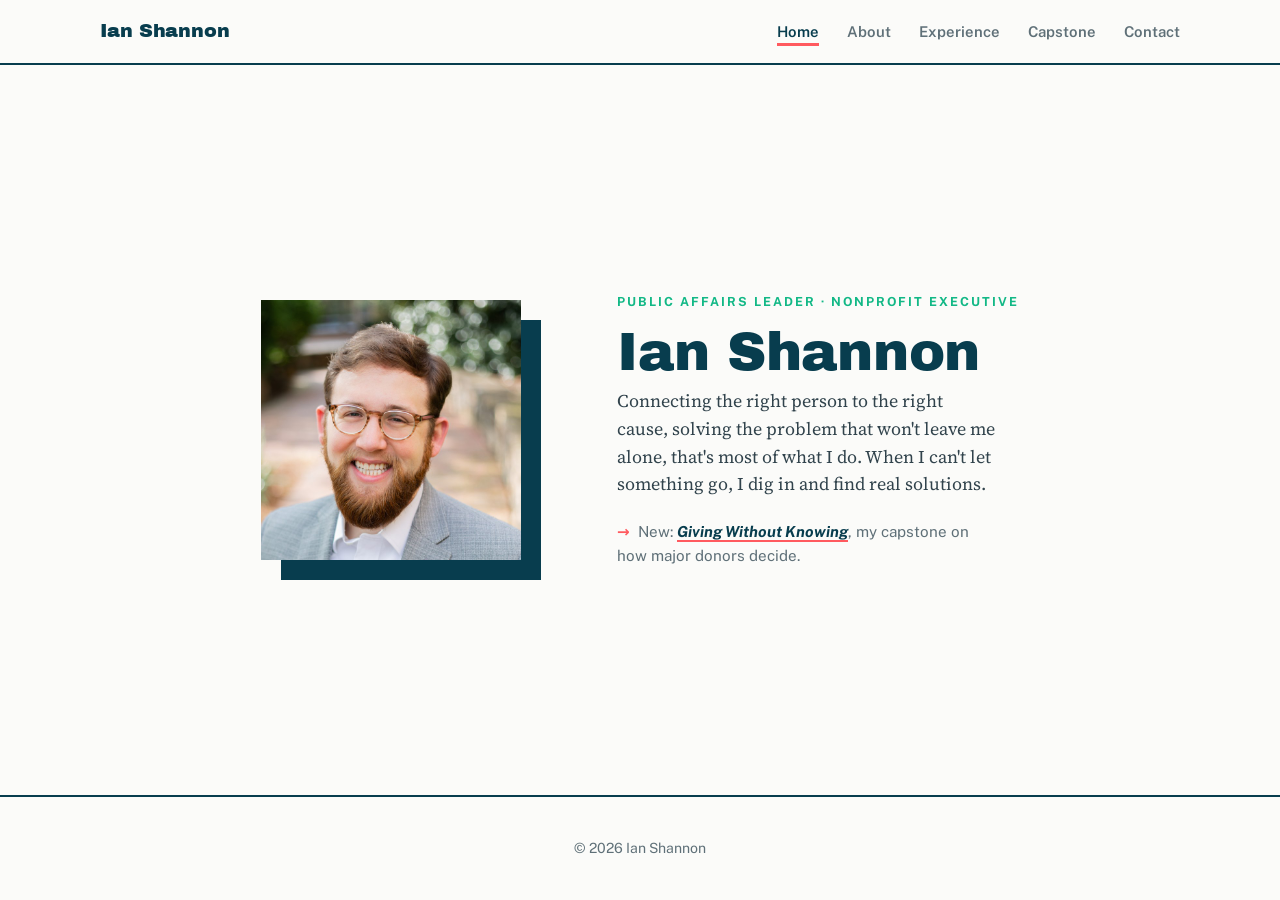
<file: index.html>
<!DOCTYPE html>
<html lang="en">
<head>
  <meta charset="UTF-8" />
  <meta name="viewport" content="width=device-width, initial-scale=1.0" />
  <title>Ian Shannon | Public Affairs Leader &amp; Nonprofit Executive</title>
  <meta name="description" content="Ian Shannon is a strategist, relationship builder, and nonprofit executive working at the intersection of politics, policy, and people." />
  <meta name="author" content="Ian Shannon" />
  <link rel="canonical" href="https://ianshannon.org/" />
  <link rel="icon" href="/favicon.ico" sizes="48x48" />
  <link rel="icon" href="/icon.svg" type="image/svg+xml" />
  <link rel="apple-touch-icon" href="/apple-touch-icon.png" />
  <meta property="og:type" content="website" />
  <meta property="og:url" content="https://ianshannon.org/" />
  <meta property="og:title" content="Ian Shannon | Public Affairs Leader &amp; Nonprofit Executive" />
  <meta property="og:description" content="Ian Shannon is a strategist, relationship builder, and nonprofit executive working at the intersection of politics, policy, and people." />
  <meta property="og:image" content="https://ianshannon.org/ian-shannon-portrait.jpg" />
  <meta name="twitter:card" content="summary_large_image" />
  <meta name="twitter:title" content="Ian Shannon | Public Affairs Leader &amp; Nonprofit Executive" />
  <meta name="twitter:description" content="Ian Shannon is a strategist, relationship builder, and nonprofit executive working at the intersection of politics, policy, and people." />
  <meta name="twitter:image" content="https://ianshannon.org/ian-shannon-portrait.jpg" />
  <link rel="preconnect" href="https://fonts.googleapis.com" />
  <link rel="preconnect" href="https://fonts.gstatic.com" crossorigin />
  <link href="https://fonts.googleapis.com/css2?family=Archivo+Black&family=IBM+Plex+Mono:wght@400;500&family=Public+Sans:wght@400..700&family=Source+Serif+4:opsz,wght@8..60,400;8..60,600&display=swap" rel="stylesheet" />
  <link rel="stylesheet" href="styles.css" />
  <script type="application/ld+json">
  {
    "@context": "https://schema.org",
    "@type": "Person",
    "name": "Ian Shannon",
    "url": "https://ianshannon.org",
    "image": "https://ianshannon.org/ian-shannon-portrait.jpg",
    "jobTitle": "Executive Director",
    "worksFor": {
      "@type": "Organization",
      "name": "Majority Rising NC",
      "url": "https://majorityrisingnc.org"
    },
    "address": {
      "@type": "PostalAddress",
      "addressLocality": "Cary",
      "addressRegion": "NC",
      "addressCountry": "US"
    },
    "alumniOf": [
      {
        "@type": "CollegeOrUniversity",
        "name": "Duke University Sanford School of Public Policy",
        "url": "https://sanford.duke.edu"
      },
      {
        "@type": "CollegeOrUniversity",
        "name": "University of South Carolina",
        "url": "https://www.sc.edu"
      }
    ],
    "description": "Strategist, relationship builder, and nonprofit executive working at the intersection of politics, policy, and people in North Carolina.",
    "sameAs": [
      "https://www.linkedin.com/in/ianshannon1/",
      "https://x.com/Ian_Shannon1",
      "https://majorityrisingnc.org/leadership/"
    ]
  }
  </script>
</head>
<body>
  <header class="site-header">
    <div class="container nav">
      <a href="/" class="nav-brand">Ian Shannon</a>
      <button class="nav-toggle" aria-label="Toggle menu" aria-expanded="false">&#9776;</button>
      <ul class="nav-links">
        <li><a href="/" class="active">Home</a></li>
        <li><a href="/about">About</a></li>
        <li><a href="/experience">Experience</a></li>
        <li><a href="/capstone">Capstone</a></li>
        <li><a href="/contact">Contact</a></li>
      </ul>
    </div>
  </header>

  <main class="container home-main">
    <section class="hero">
      <div class="hero-figure">
        <img src="ian-shannon-portrait.jpg" width="800" height="800" alt="Ian Shannon, Executive Director of Majority Rising NC" class="hero-image" />
      </div>
      <div class="hero-text">
        <p class="eyebrow">Public Affairs Leader &middot; Nonprofit Executive</p>
        <h1>Ian Shannon</h1>
        <p class="lede">Connecting the right person to the right cause, solving the problem that won't leave me alone, that's most of what I do. When I can't let something go, I dig in and find real solutions.</p>
        <p class="hero-note">New: <a href="/capstone"><em>Giving Without Knowing</em></a>, my capstone on how major donors decide.</p>
      </div>
    </section>
  </main>

  <footer class="site-footer">
    <div class="container">&copy; 2026 Ian Shannon</div>
  </footer>

  <script src="nav.js"></script>
</body>
</html>
</file>
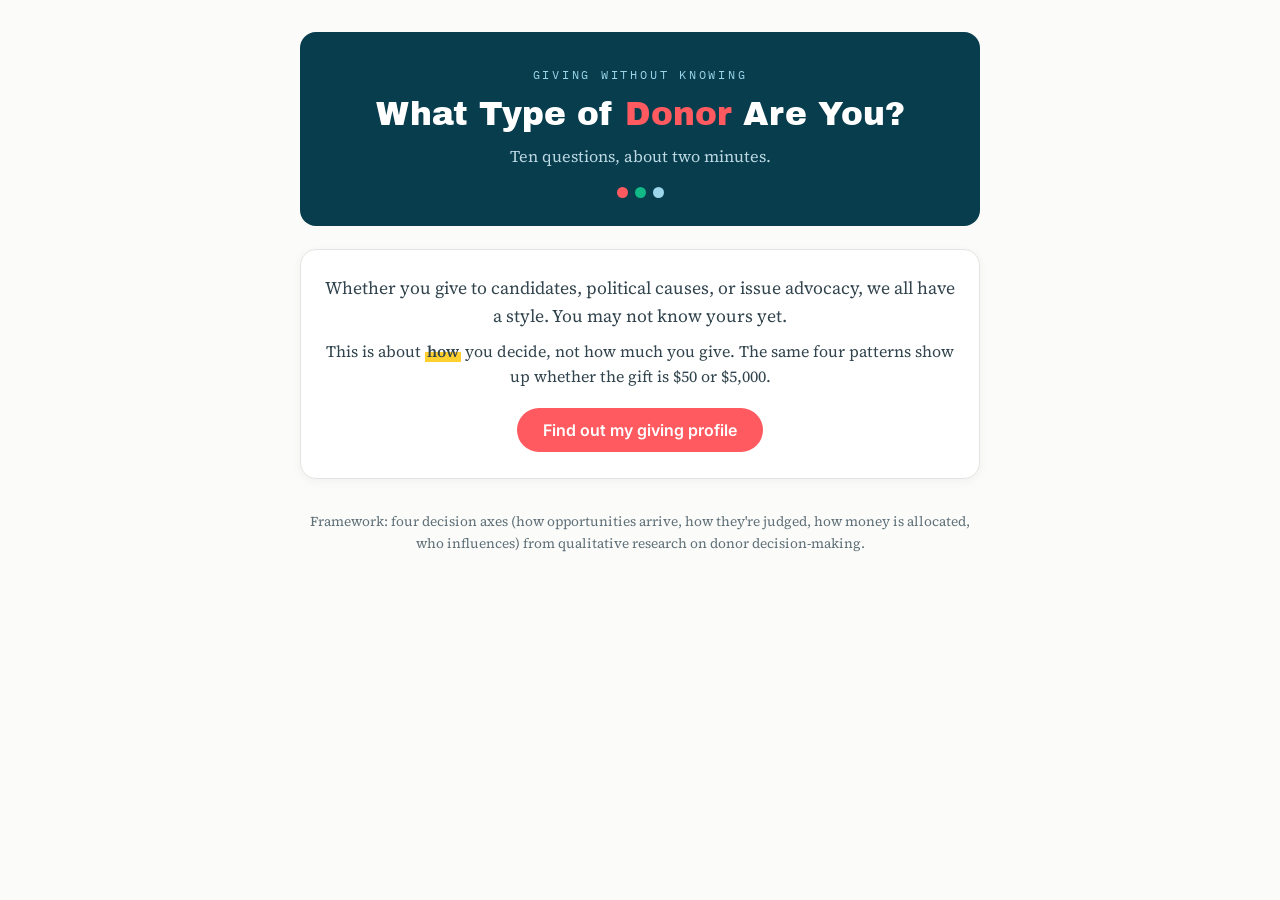
<file: giving-quiz/index.html>
<!DOCTYPE html>
<html lang="en">
<head>
<meta charset="UTF-8">
<meta name="viewport" content="width=device-width, initial-scale=1.0">
<meta name="theme-color" content="#083D4E">
<link rel="icon" href="/favicon.ico" sizes="48x48">
<link rel="icon" href="/icon.svg" type="image/svg+xml">
<link rel="apple-touch-icon" href="/apple-touch-icon.png">
<title>What Type of Donor Are You?</title>
<meta name="description" content="Answer ten questions in less than two minutes and understand how you choose to give to political causes.">
<meta property="og:type" content="website">
<meta property="og:url" content="https://ianshannon.org/giving-quiz/">
<meta property="og:title" content="What Type of Donor Are You?">
<meta property="og:description" content="Answer ten questions in less than two minutes and understand how you choose to give to political causes.">
<meta property="og:image" content="https://ianshannon.org/giving-quiz/og-image.png">
<meta property="og:image:width" content="1200">
<meta property="og:image:height" content="630">
<meta property="og:image:alt" content="What Type of Donor Are You? A two-minute quiz with four donor types: Strategist, Planner, Loyalist, Responder.">
<meta name="twitter:card" content="summary_large_image">
<meta name="twitter:image" content="https://ianshannon.org/giving-quiz/og-image.png">
<meta name="twitter:title" content="What Type of Donor Are You?">
<meta name="twitter:description" content="Answer ten questions in less than two minutes and understand how you choose to give to political causes.">
<style>
  /* Coral Signal hybrid (products/branding/exec-summary-coral-signal.html).
     Petrol #083D4E base, coral #FF5A5F accent, sky/verdant supporting,
     Archivo Black display over Source Serif body. No sepia anywhere.
     Flare yellow is provisional brand-wide; it appears exactly once (the
     intro highlight), so cutting it later is a one-line change.
     Deliberately absent: the masthead's ghost background-numeral device
     (per Ian, and it would leak the study's sample size into this page). */
  @import url('https://fonts.googleapis.com/css2?family=Archivo+Black&family=Inter:wght@400;600;700&family=IBM+Plex+Mono:wght@400;500&family=Source+Serif+4:opsz,wght@8..60,400;8..60,600&display=swap');
  :root{
    --petrol:#083D4E; --coral:#FF5A5F; --sky:#9BD6EA; --verdant:#12B886;
    --flare:#FFD02F;
    --bg:#FBFBF9; --card:#ffffff; --ink:#31434c; --head:#083D4E;
    --sub:#5f7078; --line:#E2E6E3;
    --accent:#FF5A5F; --accent-soft:rgba(255,90,95,.08);
    --kicker:#FF5A5F; --arch-petrol:#083D4E;
    --mast:#083D4E; --mast-ink:#ffffff; --mast-sub:#BCD8E2;
    --f-display:'Archivo Black','Arial Black',sans-serif;
    --f-body:'Source Serif 4',Georgia,Cambria,'Times New Roman',serif;
    --f-ui:'Inter','Segoe UI',system-ui,sans-serif;
    --f-mono:'IBM Plex Mono',Consolas,monospace;
  }
  @media (prefers-color-scheme: dark){
    :root{ --bg:#071D26; --card:#0D2B37; --ink:#DEEAEF; --head:#F2F7F9;
           --sub:#9DB4BD; --line:#1E4354;
           --accent:#FF6B70; --accent-soft:rgba(255,107,112,.12);
           --kicker:#9BD6EA; --arch-petrol:#2F7D9C;
           --mast:#0C3140; }
  }
  *{box-sizing:border-box; margin:0; padding:0;}
  body{
    background:var(--bg); color:var(--ink);
    font-family:var(--f-body);
    line-height:1.55; min-height:100vh; padding:2rem 1rem;
  }
  .wrap{max-width:680px; margin:0 auto;}
  header{
    background:var(--mast); color:var(--mast-ink); text-align:center;
    border-radius:16px; padding:2.1rem 1.5rem 1.8rem; margin-bottom:1.4rem;
  }
  .kicker{
    font-family:var(--f-mono); font-size:.72rem; letter-spacing:.24em;
    text-transform:uppercase; color:var(--sky); margin-bottom:.85rem;
  }
  header h1{font-family:var(--f-display); font-weight:400; font-size:2.05rem; line-height:1.08;}
  header h1 .accent{color:var(--coral);}
  header p{color:var(--mast-sub); margin-top:.7rem; font-size:1.02rem;}
  .dotrow{display:flex; gap:7px; justify-content:center; margin-top:1.1rem;}
  .dotrow i{width:11px; height:11px; border-radius:50%;}
  .card{
    background:var(--card); border:1px solid var(--line); border-radius:16px;
    padding:1.6rem 1.5rem; box-shadow:0 2px 10px rgba(8,61,78,.05);
  }
  .qnum{
    font-family:var(--f-mono); color:var(--kicker); font-size:.78rem;
    letter-spacing:.18em; text-transform:uppercase; margin-bottom:.55rem;
  }
  .qtext{font-size:1.18rem; font-weight:600; color:var(--head); line-height:1.4; margin-bottom:1.1rem;}
  .opt{
    display:block; width:100%; text-align:left; margin:.5rem 0;
    background:transparent; border:1px solid var(--line); border-radius:12px;
    padding:.8rem .95rem; font-family:var(--f-ui); font-size:.97rem;
    line-height:1.5; color:var(--ink); cursor:pointer;
    transition:border-color .12s, background .12s;
  }
  .opt:hover,.opt:focus-visible{border-color:var(--accent); background:var(--accent-soft); outline:none;}
  .bar{height:6px; background:var(--line); border-radius:3px; margin:1.4rem 0 0; overflow:hidden;}
  .bar>div{height:100%; background:var(--accent); width:0; transition:width .25s;}
  .muted{color:var(--sub); font-size:.9rem;}
  .center{text-align:center;}
  .btn{
    display:inline-block; background:var(--accent); color:#fff; border:none;
    border-radius:999px; padding:.75rem 1.6rem; font-family:var(--f-ui);
    font-weight:600; font-size:1rem; cursor:pointer; margin-top:1.2rem;
  }
  .btn.ghost{background:transparent; color:var(--accent); border:1px solid var(--accent);}
  .hl{background:linear-gradient(transparent 55%, var(--flare) 55%); padding:0 2px; font-weight:600;}
  @media (prefers-color-scheme: dark){
    /* flare behind light text is unreadable; brand fallback is the sky underline */
    .hl{background:none; border-bottom:2px solid var(--sky); padding:0;}
  }
  /* results */
  .type-band{height:6px; border-radius:3px; width:84px; margin:0 auto 1rem;}
  .type-name{font-family:var(--f-display); font-weight:400; color:var(--head); font-size:1.6rem; line-height:1.15; margin:.25rem 0 0;}
  .type-frame{font-family:var(--f-mono); color:var(--kicker); font-size:.78rem; letter-spacing:.16em; text-transform:uppercase;}
  .portrait{font-size:1.05rem; margin:.9rem 0 0;}
  .streak{margin-top:.6rem; color:var(--sub); font-style:italic;}
  .sec{margin-top:1.3rem;}
  .sec h3{font-family:var(--f-display); font-weight:400; font-size:.95rem; color:var(--head); margin-bottom:.5rem;}
  .sec h3::before{content:"/ "; color:var(--accent);}
  .sec ul{padding-left:1.15rem;}
  .sec li{margin:.35rem 0;}
  .profile{margin-top:.4rem;}
  .prow{display:flex; align-items:center; gap:.6rem; margin:.4rem 0;}
  .prow span{flex:0 0 9.5rem; font-family:var(--f-ui); font-size:.88rem; color:var(--sub);}
  .pbar{flex:1; height:9px; background:var(--line); border-radius:5px; overflow:hidden;}
  .pbar>div{height:100%; border-radius:5px; background:var(--accent);}
  .rarity{margin-top:.55rem; color:var(--sub); font-size:.95rem;}
  .rarity strong{color:var(--accent);}
  .shared-note{
    font-family:var(--f-mono); text-align:center; color:var(--kicker);
    font-size:.72rem; letter-spacing:.14em;
    text-transform:uppercase; margin-bottom:.9rem;
  }
  .share{display:flex; gap:.6rem; justify-content:center; flex-wrap:wrap; margin-top:1.4rem;}
  .share .btn{margin-top:0;}
  /* Secondary share targets, for desktop where the native share sheet
     usually isn't available and a clipboard copy is a dead end. */
  .sharealt{
    display:flex; gap:1.1rem; justify-content:center; flex-wrap:wrap;
    margin-top:.8rem; font-family:var(--f-ui); font-size:.88rem;
  }
  .sharealt a{color:var(--sub); text-decoration:none; border-bottom:1px solid var(--line);}
  .sharealt a:hover{color:var(--accent); border-bottom-color:var(--accent);}
  .sharealt a:focus-visible{outline:2px solid var(--accent); outline-offset:3px;}
  /* The report hook. Every result screen ends here — including the one a
     friend lands on, which previously went nowhere. */
  .report-cta{
    margin-top:1.6rem; padding-top:1.3rem; border-top:1px solid var(--line);
    text-align:center;
  }
  .report-cta p{
    font-family:var(--f-ui); font-size:.92rem; color:var(--sub);
    margin:0 0 .8rem; line-height:1.5;
  }
  .report-cta .btn{margin-top:0;}
  footer{margin-top:2rem; text-align:center; color:var(--sub); font-size:.85rem; line-height:1.6;}
  .hidden{display:none;}
  @media (max-width:480px){
    body{padding:1.25rem .75rem;}
    header{padding:1.6rem 1rem 1.4rem;}
    header h1{font-size:1.6rem;}
    .card{padding:1.2rem 1rem;}
    .qtext{font-size:1.08rem;}
    .type-name{font-size:1.35rem;}
    .prow{flex-wrap:wrap; gap:.25rem;}
    .prow span{flex:1 0 100%; font-size:.86rem;}
    .pbar{flex:1 0 100%;}
    .share .btn{width:100%;}
  }
</style>
</head>
<body>
<div class="wrap">
  <header>
    <div class="kicker">Giving Without Knowing</div>
    <h1>What Type of <span class="accent">Donor</span> Are You?</h1>
    <p id="subhead">Ten questions, about two minutes.</p>
    <div class="dotrow"><i style="background:var(--coral)"></i><i style="background:var(--verdant)"></i><i style="background:var(--sky)"></i></div>
  </header>

  <div id="intro" class="card center">
    <p style="font-size:1.1rem;">Whether you give to candidates, political causes, or issue
    advocacy, we all have a style. You may not know yours yet.</p>
    <p style="margin-top:.6rem;">This is about <span class="hl">how</span> you decide, not how much you give.
    The same four patterns show up whether the gift is $50 or $5,000.</p>
    <button class="btn" onclick="start()">Find out my giving profile</button>
  </div>

  <div id="quiz" class="card hidden">
    <div class="qnum" id="qnum"></div>
    <div class="qtext" id="qtext"></div>
    <div id="opts"></div>
    <div class="bar"><div id="prog"></div></div>
  </div>

  <div id="result" class="card hidden"></div>

  <footer>
    <p>Framework: four decision axes (how opportunities arrive, how they're judged,
    how money is allocated, who influences) from qualitative research on donor decision-making.</p>
  </footer>
</div>

<script>
// Archetype keys match the capstone deck: strat=Strategist, disc=Planner,
// loyal=Loyalist, resp=Responder. Option order is shuffled at render time so
// no answer is advantaged by sitting in a fixed slot.
const QS = [
 {
  q:"Think of the last new candidate or cause you gave to. How did the opportunity find you?",
  a:[
   ["Someone I know called and asked me to chip in.", {loyal:2, resp:1}],
   ["An organization or list I trust flagged it as one that matters.", {disc:2}],
   ["I went looking for information because I follow elections closely.", {strat:2}],
   ["Honestly, the cause or candidate solicited me.", {resp:2}]
  ]
 },
 {
  q:"A fundraising email arrives from an organization you don't recognize. What happens?",
  a:[
   ["I normally delete cold emails on sight.", {disc:2, strat:1}],
   ["I normally take a look. You never know what an opportunity holds.", {resp:2}],
   ["I really only give when someone I know validates the effort.", {loyal:2}],
   ["If it's something I care about, I go validate whether it's real and worthwhile.", {strat:2}]
  ]
 },
 {
  q:"You're asked for a gift big enough to make you pause. What closes the deal?",
  a:[
   ["I dig into it myself first, even if that means I decide late.", {strat:2}],
   ["Whether it fits within the guidelines I set for the year.", {disc:2}],
   ["Whether someone I trust suggests it's a good idea.", {loyal:2}],
   ["Whether I believe in the person or the cause.", {resp:2}]
  ]
 },
 {
  q:"If you had to pick: a candidate you believe passionately in who is a long shot, or something where you know it's a good investment?",
  a:[
   ["The good investment. I give where the outcome actually changes.", {strat:1, disc:2}],
   ["The long shot. Belief is the point of giving.", {resp:2}],
   ["I rely on the person I trust most to say where the need is.", {loyal:2}],
   ["Impossible. I would give to both.", {resp:1, loyal:1}]
  ]
 },
 {
  q:"Where does a gift to a campaign feel like it matters most?",
  a:[
   ["Early on, where dollars are scarce and it moves the needle.", {strat:2}],
   ["Wherever I budgeted for the year. That's why I have a plan.", {disc:2}],
   ["Where trusted sources tell me it's a good opportunity.", {loyal:1, resp:1}],
   ["Whatever the big race of the cycle is. That's where the energy is.", {resp:2}]
  ]
 },
 {
  q:"It's January of an election year. What gets decided before the asks start arriving?",
  a:[
   ["I build an annual plan against my criteria, so I know what to say yes and no to.", {disc:2}],
   ["I set a loose strategy and revise it as things change.", {strat:2}],
   ["Nothing formal. I give when people I trust ask, and that covers most of it.", {loyal:2}],
   ["Nothing really. I only give when asked.", {resp:2}]
  ]
 },
 {
  q:"When you do lean on someone else's judgment, whose is it?",
  a:[
   ["I don't rely on other people. I do my own homework.", {strat:2}],
   ["I've got my trusted sources and I rely on my criteria.", {disc:2}],
   ["I trust a few people whose word is enough for me.", {loyal:2}],
   ["I tend to rely on what the vibes are.", {resp:2}]
  ]
 },
 {
  q:"A close friend asks you to back someone you wouldn't normally give to.",
  a:[
   ["I decline kindly, because I've got a strict plan.", {strat:1, disc:2}],
   ["I give something to support the friend, but not necessarily the cause.", {loyal:2, disc:1}],
   ["I always give when a friend asks. That's a big part of why I give.", {loyal:2}],
   ["Depends entirely on how good the ask is.", {resp:2}]
  ]
 },
 {
  q:"If you pulled up your last two years of gifts right now, would they match the story you tell about your giving?",
  a:[
   ["Line for line. I reconcile at the end of every year.", {strat:2, disc:1}],
   ["Mostly, but the exceptions are always someone I trust asking.", {disc:1, loyal:2}],
   ["The story is nicer than the ledger, and I've made peace with that.", {resp:2}],
   ["I have genuinely never looked.", {resp:1, loyal:1}]
  ]
 },
 {
  q:"After you give, do you find out what happened to the money?",
  a:[
   ["I follow the race closely enough to know how it turned out.", {strat:2}],
   ["I check results when I sit down to plan the next year.", {disc:2}],
   ["I hear how it went from the person who asked me.", {loyal:2}],
   ["Honestly, I don't really follow up.", {resp:2}]
  ]
 }
];

const TYPES = {
 strat:{
  name:"The Strategist", frame:"Research first, on your own terms",
  portrait:"You treat giving as something to understand before it's spent. You do your own homework, look for leverage where dollars are scarce, and give where your own read says the money goes furthest. You are comfortable deciding late if that's what it takes to decide well.",
  strengths:["Independent judgment. Your gifts hold up to scrutiny.","You look for leverage: early money, overlooked races, scarce-dollar moments.","You revise the strategy instead of just repeating it."],
  watch:["Doors that open through relationships can stay closed to someone working alone.","Certainty comes slowly, and by the time you're sure, the moment when your gift mattered most may already be gone."]
 },
 disc:{
  name:"The Planner", frame:"Rules set before the asks arrive",
  portrait:"You decide the budget, the criteria, and the limits before anyone comes asking, then let the plan do the work. When you say no, it isn't personal, and when you say yes, the amount already reflects how sure you are.",
  strengths:["You decide before anyone is asking, so a good pitch can't talk you into a gift you didn't plan.","You size gifts to your confidence in the candidate rather than to the ask.","Consistent, polite refusals that keep relationships intact."],
  watch:["A good screen can filter out the genuinely surprising opportunity.","Exceptions have a way of clustering quietly around people you like."]
 },
 loyal:{
  name:"The Loyalist", frame:"Trust carries the decision",
  portrait:"Your giving moves through people. A word from someone who has earned your confidence counts for more than any amount of analysis, and your own word carries that same weight in your network. You act fast because you already know whose judgment you trust.",
  strengths:["Trust is fast. You move while others are still researching.","Your relationships are themselves an information network.","People know exactly where they stand with you."],
  watch:["Rules bend around people, usually knowingly and occasionally expensively.","A trusted voice can quietly replace your own read of the field."]
 },
 resp:{
  name:"The Responder", frame:"The ask and the moment decide",
  portrait:"You give when the moment is real: a good ask, a cause with momentum, a race everyone is watching. Your generosity is genuine and immediate in a way no plan manufactures, and you say yes to things a stricter donor would never see.",
  strengths:["You show up when it counts. Momentum is a real force.","You stay open, so you catch opportunities a system would miss.","Giving for you is something you do with other people."],
  watch:["Mass campaign appeals can end up setting the agenda.","Without a plan, the energy scatters across many small gifts that never add up."]
 }
};

let idx=0, scores={strat:0,disc:0,loyal:0,resp:0}, answers=[];

// Share of all possible answer paths landing on each result. Computed by
// exhaustive simulation of every combination (4^10 = 1,048,576 paths), not
// estimated. Re-run the simulation if a question or any weight changes.
const RARITY={strat:14, disc:19, loyal:24, resp:28}, HYBRID_RARITY=15;

// --- response capture -----------------------------------------------------
// Off until CAPTURE_ENDPOINT holds a real POST URL. Both the sending and the
// wording of the privacy line below are driven by this one constant, so the
// page can never promise something that isn't true of the build.
const CAPTURE_ENDPOINT=null;   // e.g. "https://example.org/quiz-responses"
const CAPTURE_SERVICE="";      // service name shown to takers, e.g. "Formspree"

function captureResponse(resultKey){
  if(!CAPTURE_ENDPOINT) return;
  // Ten option indexes, the result, and a date. No identifiers, no free text,
  // and no clock time: in a small cohort a precise timestamp plus a distinctive
  // answer pattern is itself an identifier.
  const payload={
    answers:answers.slice(0,QS.length),
    result:resultKey,
    date:new Date().toISOString().slice(0,10)
  };
  // Fire and forget. A failed send must never cost the taker their result.
  try{
    fetch(CAPTURE_ENDPOINT,{
      method:'POST', keepalive:true,
      headers:{'Content-Type':'application/json'},
      body:JSON.stringify(payload)
    }).catch(function(){});
  }catch(e){}
}

// Keeps the visible count honest if a question is added or removed. The <meta>
// tags can't be derived this way, since crawlers read the static HTML.
(function setCount(){
  const words=["zero","one","two","three","four","five","six","seven","eight","nine","ten","eleven","twelve"];
  const n=words[QS.length]||QS.length;
  const el=document.getElementById('subhead');
  if(el){ el.textContent=n.charAt(0).toUpperCase()+n.slice(1)+" questions, about two minutes."; }
})();

(function setPrivacyLine(){
  // NOTE: the #privacy paragraph was removed from the intro (Aug 2026). If
  // CAPTURE_ENDPOINT is ever enabled, reinstate a visible disclosure first —
  // this function writes into an element that no longer exists.
  if(!CAPTURE_ENDPOINT) return;
  const el=document.getElementById('privacy');
  if(!el) return;
  el.textContent="Drawn from a Duke MPA capstone framework on how donors decide. "+
    "Your ten answers are recorded anonymously to see how people use the framework. "+
    "No name, email, or IP address is stored, and there is no way to trace answers "+
    "back to you."+(CAPTURE_SERVICE?" Answers are sent to "+CAPTURE_SERVICE+".":"");
})();

function start(){
  // Sandboxed frames can refuse history writes; clearing the hash is cosmetic.
  if(location.hash){ try{ history.replaceState(null,'',location.pathname+location.search); }catch(e){} }
  document.getElementById('intro').classList.add('hidden');
  document.getElementById('result').classList.add('hidden');
  document.getElementById('quiz').classList.remove('hidden');
  idx=0; scores={strat:0,disc:0,loyal:0,resp:0}; answers=[];
  render();
}
function shuffle(arr){
  for(let i=arr.length-1;i>0;i--){
    const j=Math.floor(Math.random()*(i+1));
    [arr[i],arr[j]]=[arr[j],arr[i]];
  }
  return arr;
}
function render(){
  const q=QS[idx];
  document.getElementById('qnum').textContent="Question "+(idx+1)+" of "+QS.length;
  document.getElementById('qtext').textContent=q.q;
  const box=document.getElementById('opts'); box.innerHTML="";
  // Shuffle so no answer is advantaged by always sitting in the same slot.
  // Each option carries its own weights, so order never affects scoring. The
  // original index rides along so a captured answer means the same thing every
  // time regardless of where it was displayed.
  const opts=q.a.map((o,i)=>({label:o[0], val:o[1], i:i}));
  shuffle(opts).forEach(o=>{
    const b=document.createElement('button');
    b.className='opt'; b.textContent=o.label;
    b.onclick=()=>pick(q,o.val,o.i);
    box.appendChild(b);
  });
  document.getElementById('prog').style.width=(idx/QS.length*100)+"%";
}
function pick(q,val,optIdx){
  answers[idx]=optIdx;
  for(const k in val){ scores[k]+=val[k]; }
  idx++;
  if(idx<QS.length){ render(); } else { finish(); }
}
function finish(){
  document.getElementById('quiz').classList.add('hidden');
  const keys=["strat","disc","loyal","resp"];
  const order=keys.slice().sort((a,b)=>scores[b]-scores[a]);
  const top=order[0], second=order[1];
  // A genuine tie is a hybrid, not a coin flip resolved by declaration order.
  const tied = scores[second]===scores[top];
  const streaky = !tied && scores[second]>=scores[top]*0.6 && scores[second]>0;
  captureResponse(tied ? [top,second].sort().join('-') : top);
  renderResult(top, tied?second:(streaky?second:null), tied, true);
}

const shortName = k => TYPES[k].name.replace(/^The /,'');

// Brand spec: Strategist = Coral, Planner = Petrol, Loyalist = Verdant,
// Responder = Sky. Petrol goes through a CSS variable because it needs a
// lighter value in dark mode to stay visible against the card.
const ARCH_COLOR={strat:'var(--coral)', disc:'var(--arch-petrol)', loyal:'var(--verdant)', resp:'var(--sky)'};

function shareText(primary, partner, tied){
  if(tied && partner){
    return "I'm equal parts "+shortName(primary)+' and '+shortName(partner)+
           ', which about '+HYBRID_RARITY+'% of donors land on. What type of donor are you?';
  }
  return "I'm the "+shortName(primary)+'. Only '+RARITY[primary]+
         '% of donors land here. What type of donor are you?';
}

function resultUrl(primary, partner, tied){
  return location.href.split('#')[0]+'#result='+primary+(tied&&partner?'-'+partner:'');
}

// The shared link points back at the quiz, not the report: a recipient who
// lands on a real result is far likelier to go on to the report than one who
// gets dropped straight into a PDF pitch.
function shareResult(primary, partner, tied){
  const url=resultUrl(primary,partner,tied);
  const text=shareText(primary,partner,tied);
  const btn=document.getElementById('shareBtn');

  if(navigator.share){
    navigator.share({title:'What Type of Donor Are You?', text:text, url:url})
      .catch(()=>{ /* dismissing the sheet is a normal outcome, not an error */ });
    return;
  }

  const full=text+' '+url;
  const ok=()=>{ if(btn){ btn.textContent='Copied. Go paste it.'; setTimeout(()=>{btn.textContent='Share my results';},2200);} };
  if(navigator.clipboard && navigator.clipboard.writeText){
    navigator.clipboard.writeText(full).then(ok, ()=>legacyCopy(full,ok));
  } else { legacyCopy(full,ok); }
}
function legacyCopy(text, ok){
  const ta=document.createElement('textarea');
  ta.value=text; ta.setAttribute('readonly','');
  ta.style.position='fixed'; ta.style.top='-1000px';
  document.body.appendChild(ta); ta.select();
  try{ document.execCommand('copy'); ok(); }
  catch(e){ window.prompt('Copy your result:', text); }
  document.body.removeChild(ta);
}

// shared===true means someone arrived on a friend's result link: no scores of
// their own, so no profile bars and the call to action is to take it.
function renderResult(primary, partner, tied, mine){
  const t=TYPES[primary];
  const keys=["strat","disc","loyal","resp"];
  // Colored band above the result: solid for a clean type, split 50/50 for a
  // tie, 70/30 when there's a strong secondary streak.
  let bandBg;
  if(tied && partner){ bandBg='linear-gradient(90deg,'+ARCH_COLOR[primary]+' 0 50%,'+ARCH_COLOR[partner]+' 50% 100%)'; }
  else if(partner){ bandBg='linear-gradient(90deg,'+ARCH_COLOR[primary]+' 0 70%,'+ARCH_COLOR[partner]+' 70% 100%)'; }
  else { bandBg=ARCH_COLOR[primary]; }
  const band='<div class="type-band" style="background:'+bandBg+'"></div>';
  let head, rarity;
  if(tied && partner){
    head='<div class="type-frame">'+t.frame+'</div>'+
         '<h2 class="type-name">You are equal parts '+shortName(primary)+' and '+shortName(partner)+'</h2>';
    rarity='<p class="rarity">A dead-even split, which about '+HYBRID_RARITY+'% of donors land on.</p>';
  } else {
    head='<div class="type-frame">'+t.frame+'</div>'+
         '<h2 class="type-name">You are '+t.name.replace(/^The /,'the ')+'</h2>';
    rarity='<p class="rarity">Only <strong>'+RARITY[primary]+'%</strong> of donors land here.</p>';
  }
  let streak='';
  if(partner && !tied){
    streak='<p class="streak">…with a strong '+shortName(partner)+' streak.</p>';
  }
  let body='<p class="portrait">'+t.portrait+'</p>'+streak;
  if(tied && partner){
    body+='<p class="portrait">'+TYPES[partner].portrait+'</p>';
  }
  body+='<div class="sec"><h3>Your strengths</h3><ul>'+t.strengths.map(s=>'<li>'+s+'</li>').join('')+'</ul></div>'+
        '<div class="sec"><h3>Worth watching</h3><ul>'+t.watch.map(s=>'<li>'+s+'</li>').join('')+'</ul></div>';
  if(mine){
    const max=Math.max.apply(null,keys.map(k=>scores[k]))||1;
    let bars='';
    keys.forEach(k=>{
      bars+='<div class="prow"><span>'+shortName(k)+'</span>'+
            '<div class="pbar"><div style="width:'+(scores[k]/max*100)+'%;background:'+ARCH_COLOR[k]+'"></div></div></div>';
    });
    body+='<div class="sec"><h3>Your full profile</h3><div class="profile">'+bars+'</div></div>';
  }
  const reportCta=
    '<div class="report-cta">'+
      '<p>These four types come from <em>Giving Without Knowing</em>, a study of how 25 major donors and 11 professional advisors actually decide where their money goes.</p>'+
      '<a class="btn ghost" href="/capstone">Read the full report</a>'+
    '</div>';

  let actions;
  if(mine){
    const url=resultUrl(primary, partner, tied);
    // Neither network accepts prefilled text any more — both read the URL and
    // pull the title and description from the page's own meta tags.
    const fbHref='https://www.facebook.com/sharer/sharer.php?u='+encodeURIComponent(url);
    const inHref='https://www.linkedin.com/sharing/share-offsite/?url='+encodeURIComponent(url);
    actions='<div class="share"><button class="btn" id="shareBtn">Share my results</button>'+
            '<button class="btn ghost" onclick="start()">Take it again</button></div>'+
            '<div class="sharealt">'+
              '<a href="'+fbHref+'" target="_blank" rel="noopener">Post on Facebook</a>'+
              '<a href="'+inHref+'" target="_blank" rel="noopener">Share on LinkedIn</a>'+
            '</div>'+
            reportCta;
  } else {
    actions='<div class="share"><button class="btn" onclick="start()">Find out what I am</button></div>'+
            reportCta;
  }
  document.getElementById('result').innerHTML=
    (mine?'':'<p class="shared-note">Someone shared their result with you.</p>')+
    '<div class="center">'+band+head+rarity+'</div>'+body+actions;
  document.getElementById('result').classList.remove('hidden');
  const sb=document.getElementById('shareBtn');
  if(sb){ sb.onclick=function(){ shareResult(primary, partner, tied); }; }
}

(function initFromHash(){
  const m=/^#result=([a-z]+)(?:-([a-z]+))?$/.exec(location.hash||'');
  if(!m || !TYPES[m[1]]) return;
  const partner=(m[2] && TYPES[m[2]])?m[2]:null;
  document.getElementById('intro').classList.add('hidden');
  renderResult(m[1], partner, !!partner, false);
})();
</script>
</body>
</html>
</file>
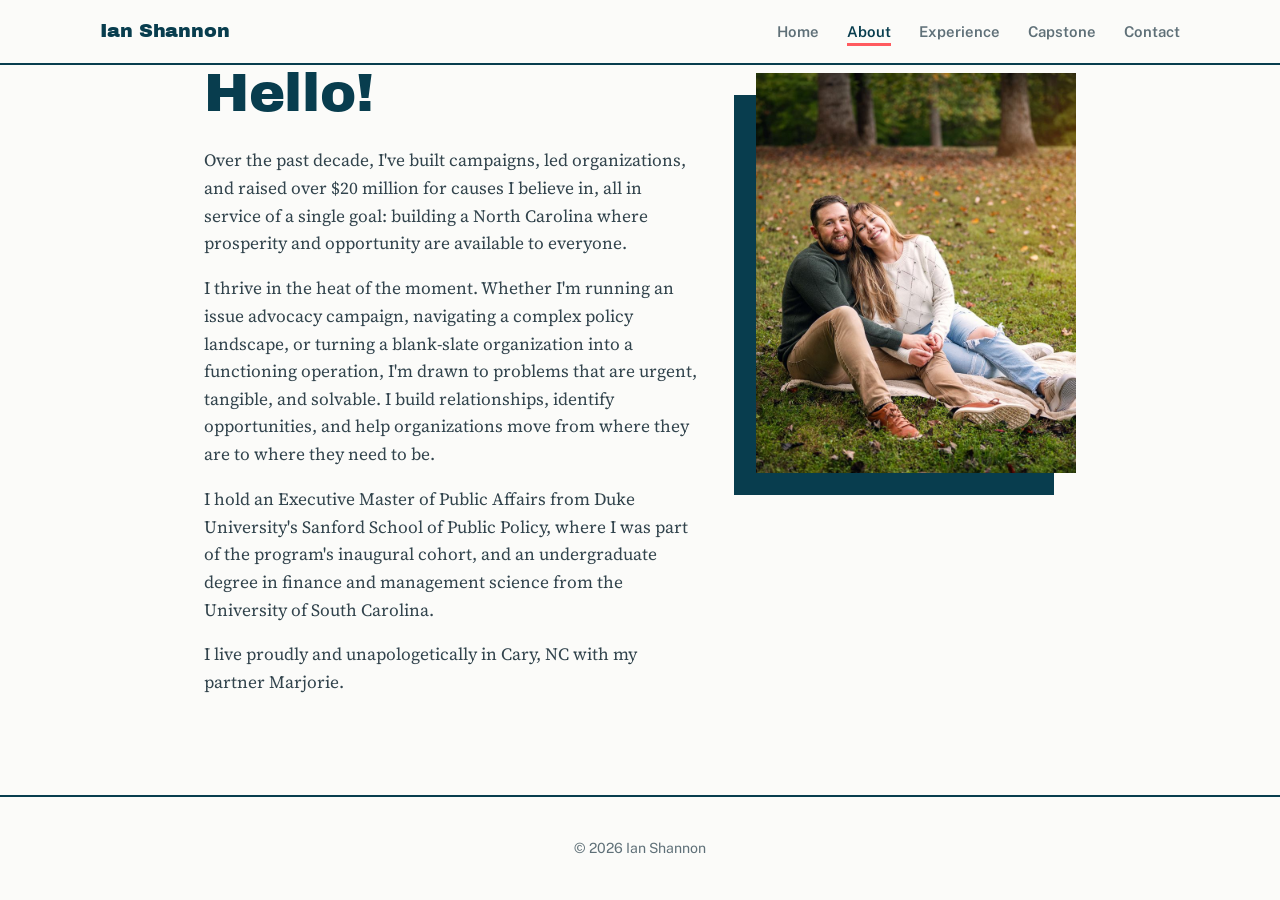
<file: about.html>
<!DOCTYPE html>
<html lang="en">
<head>
  <meta charset="UTF-8" />
  <meta name="viewport" content="width=device-width, initial-scale=1.0" />
  <title>About Ian Shannon | Nonprofit Leader &amp; Duke Sanford Executive MPA</title>
  <meta name="description" content="Learn more about Ian Shannon, a North Carolina-based strategist and nonprofit executive who has built campaigns, led organizations, and raised over $20 million for causes in service of building a more prosperous NC." />
  <meta name="author" content="Ian Shannon" />
  <link rel="canonical" href="https://ianshannon.org/about" />
  <link rel="icon" href="/favicon.ico" sizes="48x48" />
  <link rel="icon" href="/icon.svg" type="image/svg+xml" />
  <link rel="apple-touch-icon" href="/apple-touch-icon.png" />
  <meta property="og:type" content="website" />
  <meta property="og:url" content="https://ianshannon.org/about" />
  <meta property="og:title" content="About Ian Shannon | Nonprofit Leader &amp; Duke Sanford Executive MPA" />
  <meta property="og:description" content="Learn more about Ian Shannon, a North Carolina-based strategist and nonprofit executive who has built campaigns, led organizations, and raised over $20 million for causes in service of building a more prosperous NC." />
  <meta property="og:image" content="https://ianshannon.org/ian-shannon-portrait.jpg" />
  <meta name="twitter:card" content="summary_large_image" />
  <meta name="twitter:title" content="About Ian Shannon | Nonprofit Leader &amp; Duke Sanford Executive MPA" />
  <meta name="twitter:description" content="Learn more about Ian Shannon, a North Carolina-based strategist and nonprofit executive who has built campaigns, led organizations, and raised over $20 million for causes in service of building a more prosperous NC." />
  <meta name="twitter:image" content="https://ianshannon.org/ian-shannon-portrait.jpg" />
  <link rel="preconnect" href="https://fonts.googleapis.com" />
  <link rel="preconnect" href="https://fonts.gstatic.com" crossorigin />
  <link href="https://fonts.googleapis.com/css2?family=Archivo+Black&family=IBM+Plex+Mono:wght@400;500&family=Public+Sans:wght@400..700&family=Source+Serif+4:opsz,wght@8..60,400;8..60,600&display=swap" rel="stylesheet" />
  <link rel="stylesheet" href="styles.css" />
</head>
<body>
  <header class="site-header">
    <div class="container nav">
      <a href="/" class="nav-brand">Ian Shannon</a>
      <button class="nav-toggle" aria-label="Toggle menu" aria-expanded="false">&#9776;</button>
      <ul class="nav-links">
        <li><a href="/">Home</a></li>
        <li><a href="/about" class="active">About</a></li>
        <li><a href="/experience">Experience</a></li>
        <li><a href="/capstone">Capstone</a></li>
        <li><a href="/contact">Contact</a></li>
      </ul>
    </div>
  </header>

  <main class="container">
    <div class="about-layout">
      <section class="prose">
        <h1>Hello!</h1>

        <p>Over the past decade, I've built campaigns, led organizations, and raised over $20 million for causes I believe in, all in service of a single goal: building a North Carolina where prosperity and opportunity are available to everyone.</p>

        <p>I thrive in the heat of the moment. Whether I'm running an issue advocacy campaign, navigating a complex policy landscape, or turning a blank-slate organization into a functioning operation, I'm drawn to problems that are urgent, tangible, and solvable. I build relationships, identify opportunities, and help organizations move from where they are to where they need to be.</p>

        <p>I hold an Executive Master of Public Affairs from Duke University's Sanford School of Public Policy, where I was part of the program's inaugural cohort, and an undergraduate degree in finance and management science from the University of South Carolina.</p>

        <p>I live proudly and unapologetically in Cary, NC with my partner Marjorie.</p>
      </section>

      <figure class="about-figure">
        <img src="ian-marjorie-cary.jpg" width="800" height="1000" loading="lazy" decoding="async" alt="Ian Shannon and his partner Marjorie sitting together on a blanket in a Cary, North Carolina park on an autumn afternoon" class="about-image" />
      </figure>
    </div>
  </main>

  <footer class="site-footer">
    <div class="container">&copy; 2026 Ian Shannon</div>
  </footer>

  <script src="nav.js"></script>
</body>
</html>
</file>
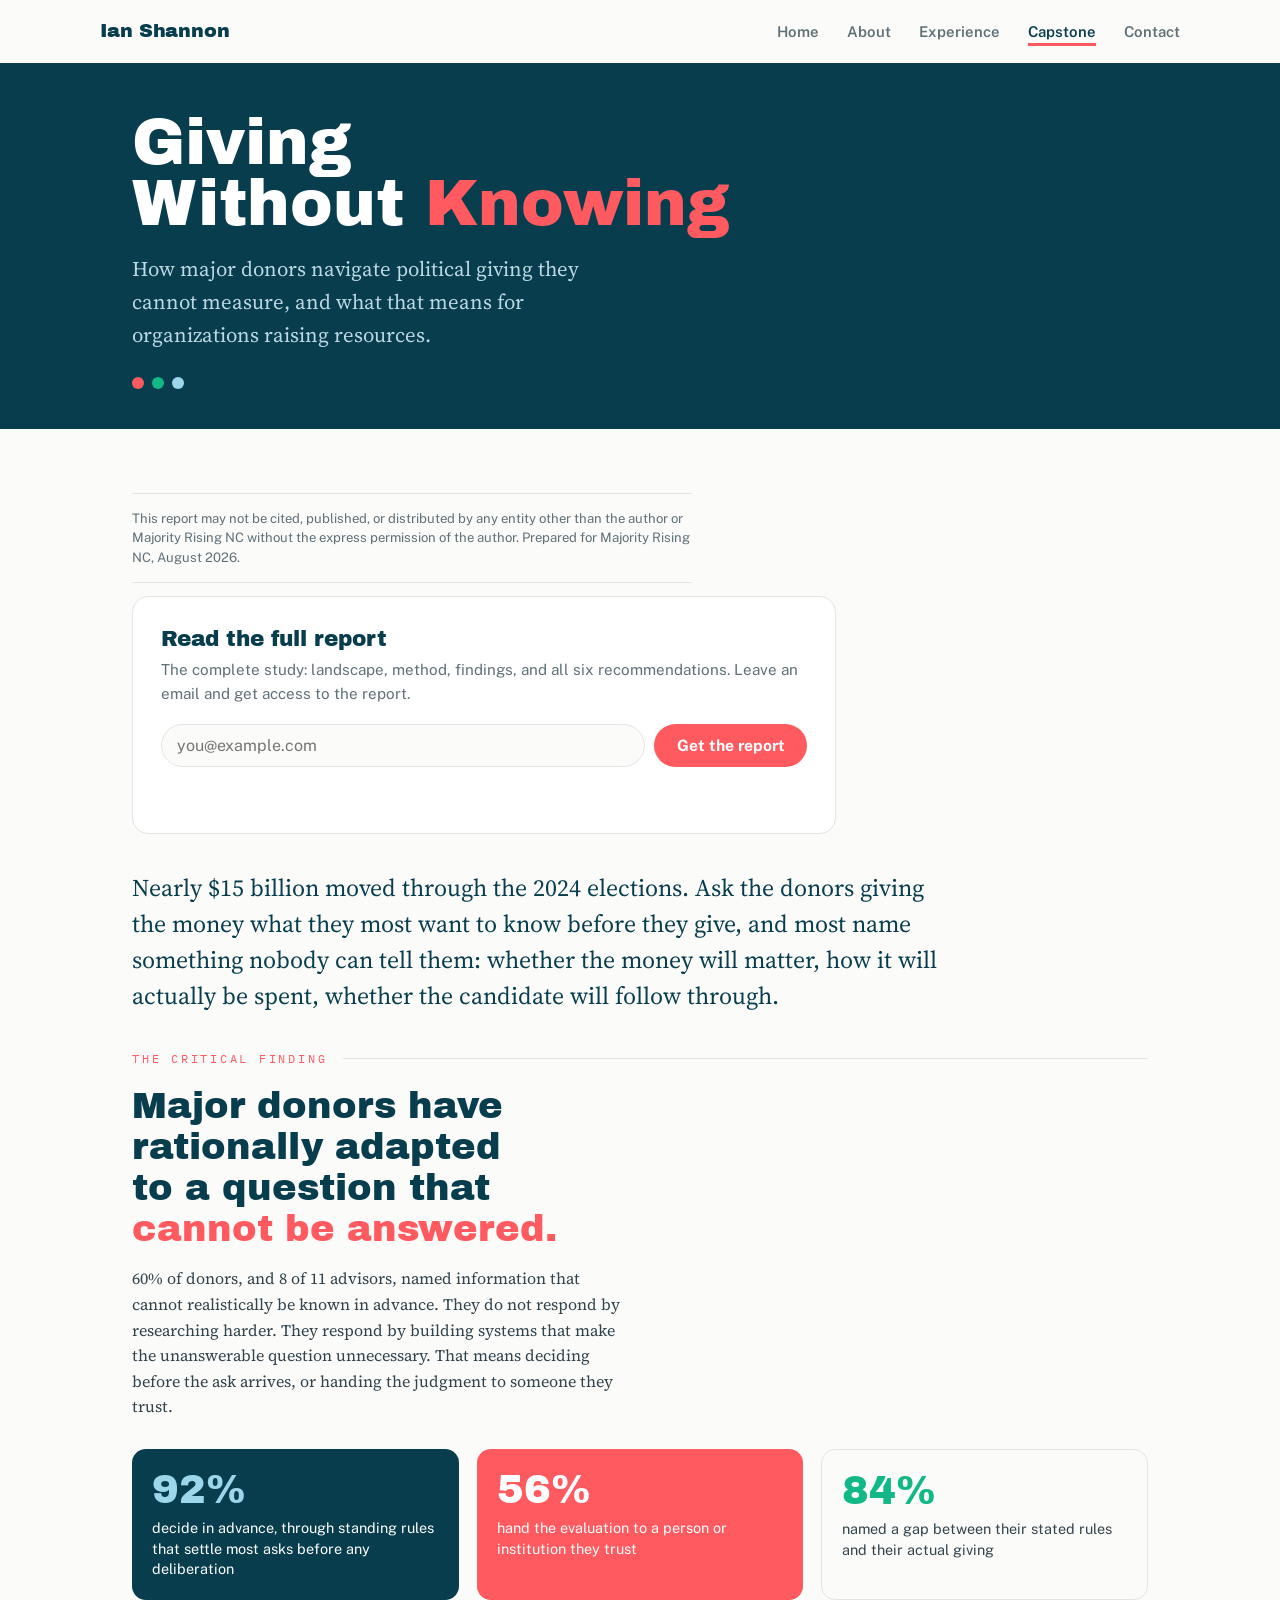
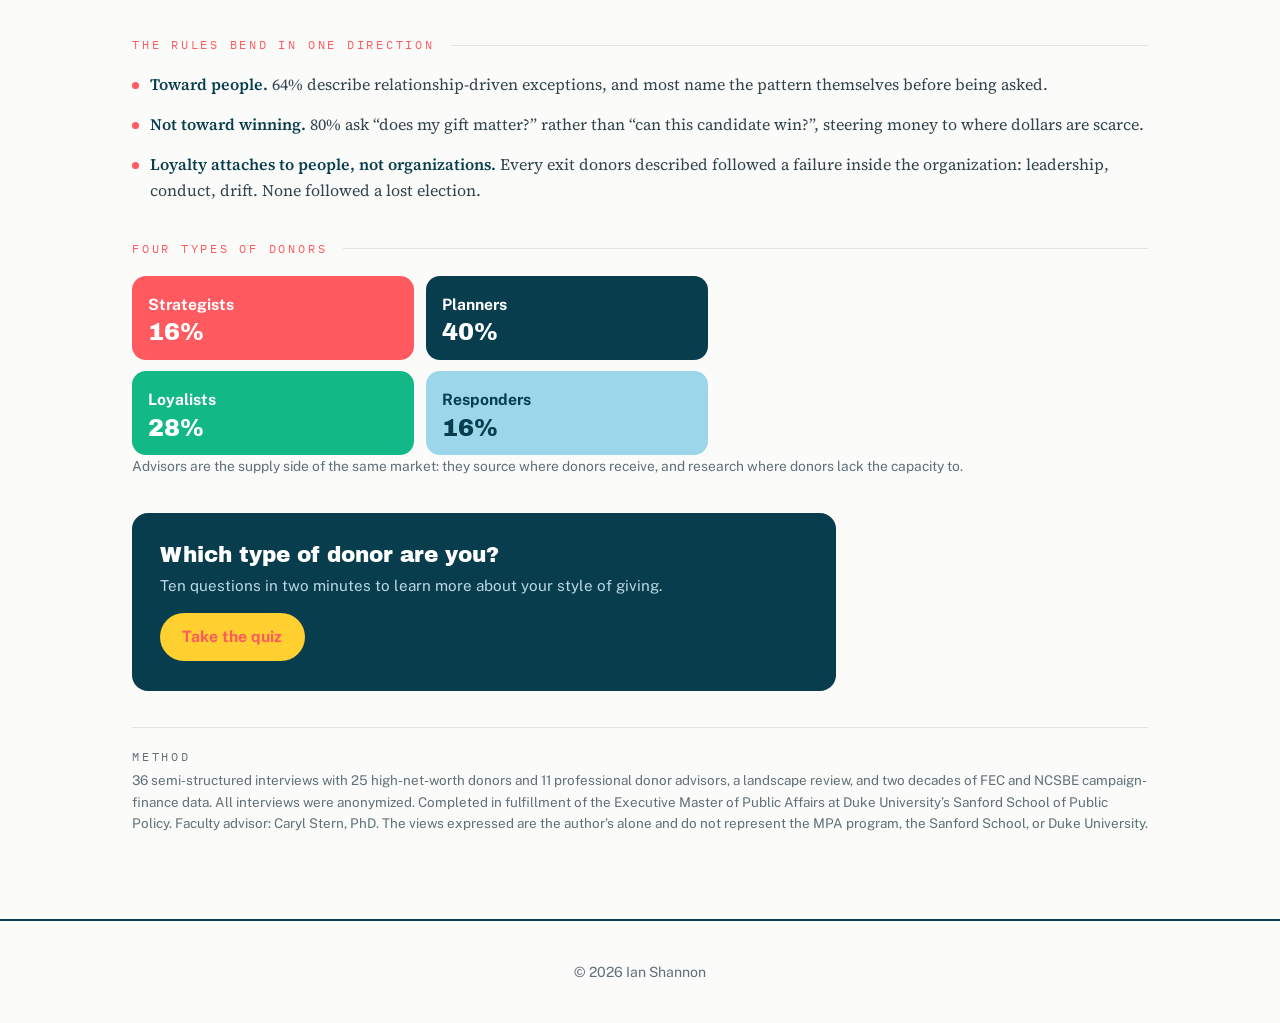
<file: capstone.html>
<!DOCTYPE html>
<html lang="en">
<head>
  <meta charset="UTF-8" />
  <meta name="viewport" content="width=device-width, initial-scale=1.0" />
  <meta name="theme-color" content="#083D4E" />
  <title>Giving Without Knowing | Ian Shannon</title>
  <meta name="description" content="How major donors navigate political giving they cannot measure. A Duke Sanford Executive MPA capstone by Ian Shannon, drawn from 36 interviews with 25 major donors and 11 professional donor advisors." />
  <meta name="author" content="Ian Shannon" />
  <link rel="canonical" href="https://ianshannon.org/capstone" />
  <link rel="icon" href="/favicon.ico" sizes="48x48" />
  <link rel="icon" href="/icon.svg" type="image/svg+xml" />
  <link rel="apple-touch-icon" href="/apple-touch-icon.png" />
  <meta property="og:type" content="article" />
  <meta property="og:url" content="https://ianshannon.org/capstone" />
  <meta property="og:title" content="Giving Without Knowing | Ian Shannon" />
  <meta property="og:description" content="How major donors navigate political giving they cannot measure. 36 interviews with 25 major donors and 11 professional donor advisors." />
  <meta property="og:image" content="https://ianshannon.org/capstone-og.png" />
  <meta property="og:image:width" content="1200" />
  <meta property="og:image:height" content="630" />
  <meta property="og:image:alt" content="Giving Without Knowing: how major donors navigate political giving they cannot measure." />
  <meta name="twitter:card" content="summary_large_image" />
  <meta name="twitter:title" content="Giving Without Knowing | Ian Shannon" />
  <meta name="twitter:description" content="How major donors navigate political giving they cannot measure. 36 interviews with 25 major donors and 11 professional donor advisors." />
  <meta name="twitter:image" content="https://ianshannon.org/capstone-og.png" />
  <link rel="preconnect" href="https://fonts.googleapis.com" />
  <link rel="preconnect" href="https://fonts.gstatic.com" crossorigin />
  <link href="https://fonts.googleapis.com/css2?family=Archivo+Black&family=IBM+Plex+Mono:wght@400;500&family=Public+Sans:wght@400..700&family=Source+Serif+4:opsz,wght@8..60,400;8..60,600&display=swap" rel="stylesheet" />
  <link rel="stylesheet" href="styles.css" />
  <link rel="stylesheet" href="capstone.css" />
</head>
<body>
  <header class="site-header">
    <div class="container nav">
      <a href="/" class="nav-brand">Ian Shannon</a>
      <button class="nav-toggle" aria-label="Toggle menu" aria-expanded="false">&#9776;</button>
      <ul class="nav-links">
        <li><a href="/">Home</a></li>
        <li><a href="/about">About</a></li>
        <li><a href="/experience">Experience</a></li>
        <li><a href="/capstone" class="active">Capstone</a></li>
        <li><a href="/contact">Contact</a></li>
      </ul>
    </div>
  </header>

  <main class="project">

    <section class="mast">
      <div class="container">
        <h1>Giving<br />Without <span class="accent">Knowing</span></h1>
        <p class="standfirst">How major donors navigate political giving they cannot measure, and what that means for organizations raising resources.</p>
        <div class="dotrow" aria-hidden="true">
          <i style="background:#ff5a5f"></i><i style="background:#12b886"></i><i style="background:#9bd6ea"></i>
        </div>
      </div>
    </section>

    <div class="container project-body">

      <p class="notice">This report may not be cited, published, or distributed by any entity other than the author or Majority Rising NC without the express permission of the author. Prepared for Majority Rising NC, August 2026.</p>

      <section>
        <div class="panel panel--report">
          <h2>Read the full report</h2>
          <p>The complete study: landscape, method, findings, and all six recommendations. Leave an email and get access to the report.</p>
          <form class="report-form" id="report-form" novalidate>
            <label class="hp" for="rf-website" aria-hidden="true">Leave this field empty</label>
            <input class="hp" type="text" id="rf-website" name="website" tabindex="-1" autocomplete="off" />
            <label class="hp" for="rf-email">Email address</label>
            <input type="email" id="rf-email" name="email" placeholder="you@example.com" autocomplete="email" required />
            <button type="submit" id="rf-submit">Get the report</button>
          </form>
          <p class="form-msg" id="rf-msg" role="status" aria-live="polite"></p>
        </div>
      </section>

      <section>
        <p class="opener">Nearly $15 billion moved through the 2024 elections. Ask the donors giving the money what they most want to know before they give, and most name something nobody can tell them: whether the money will matter, how it will actually be spent, whether the candidate will follow through.</p>
      </section>

      <section>
        <div class="section-rule"><p class="kicker">The critical finding</p></div>
        <h2 class="finding">Major donors have rationally adapted to a question that <span class="accent">cannot be answered.</span></h2>
        <p class="finding-note">60% of donors, and 8 of 11 advisors, named information that cannot realistically be known in advance. They do not respond by researching harder. They respond by building systems that make the unanswerable question unnecessary. That means deciding before the ask arrives, or handing the judgment to someone they trust.</p>

        <div class="stats">
          <div class="stat stat--petrol">
            <b>92%</b>
            <span>decide in advance, through standing rules that settle most asks before any deliberation</span>
          </div>
          <div class="stat stat--coral">
            <b>56%</b>
            <span>hand the evaluation to a person or institution they trust</span>
          </div>
          <div class="stat stat--open">
            <b>84%</b>
            <span>named a gap between their stated rules and their actual giving</span>
          </div>
        </div>
      </section>

      <section>
        <div class="section-rule"><p class="kicker">The rules bend in one direction</p></div>
        <ul class="rules">
          <li><b>Toward people.</b> 64% describe relationship-driven exceptions, and most name the pattern themselves before being asked.</li>
          <li><b>Not toward winning.</b> 80% ask &ldquo;does my gift matter?&rdquo; rather than &ldquo;can this candidate win?&rdquo;, steering money to where dollars are scarce.</li>
          <li><b>Loyalty attaches to people, not organizations.</b> Every exit donors described followed a failure inside the organization: leadership, conduct, drift. None followed a lost election.</li>
        </ul>
      </section>

      <section>
        <div class="section-rule"><p class="kicker">Four types of donors</p></div>
        <div class="types">
          <div class="type type--strat"><strong>Strategists</strong><span>16%</span></div>
          <div class="type type--plan"><strong>Planners</strong><span>40%</span></div>
          <div class="type type--loyal"><strong>Loyalists</strong><span>28%</span></div>
          <div class="type type--resp"><strong>Responders</strong><span>16%</span></div>
        </div>
        <p class="types-note">Advisors are the supply side of the same market: they source where donors receive, and research where donors lack the capacity to.</p>
      </section>

      <section>
        <div class="panel panel--quiz">
          <h2>Which type of donor are you?</h2>
          <p>Ten questions in two minutes to learn more about your style of giving.</p>
          <a class="pill" href="/giving-quiz/">Take the quiz</a>
        </div>
      </section>

      <section class="method">
        <h2>Method</h2>
        <p>36 semi-structured interviews with 25 high-net-worth donors and 11 professional donor advisors, a landscape review, and two decades of FEC and NCSBE campaign-finance data. All interviews were anonymized. Completed in fulfillment of the Executive Master of Public Affairs at Duke University&rsquo;s Sanford School of Public Policy. Faculty advisor: Caryl Stern, PhD. The views expressed are the author&rsquo;s alone and do not represent the MPA program, the Sanford School, or Duke University.</p>
      </section>

    </div>
  </main>

  <footer class="site-footer">
    <div class="container">&copy; 2026 Ian Shannon</div>
  </footer>

  <script src="nav.js"></script>
  <script src="capstone.js"></script>
</body>
</html>
</file>
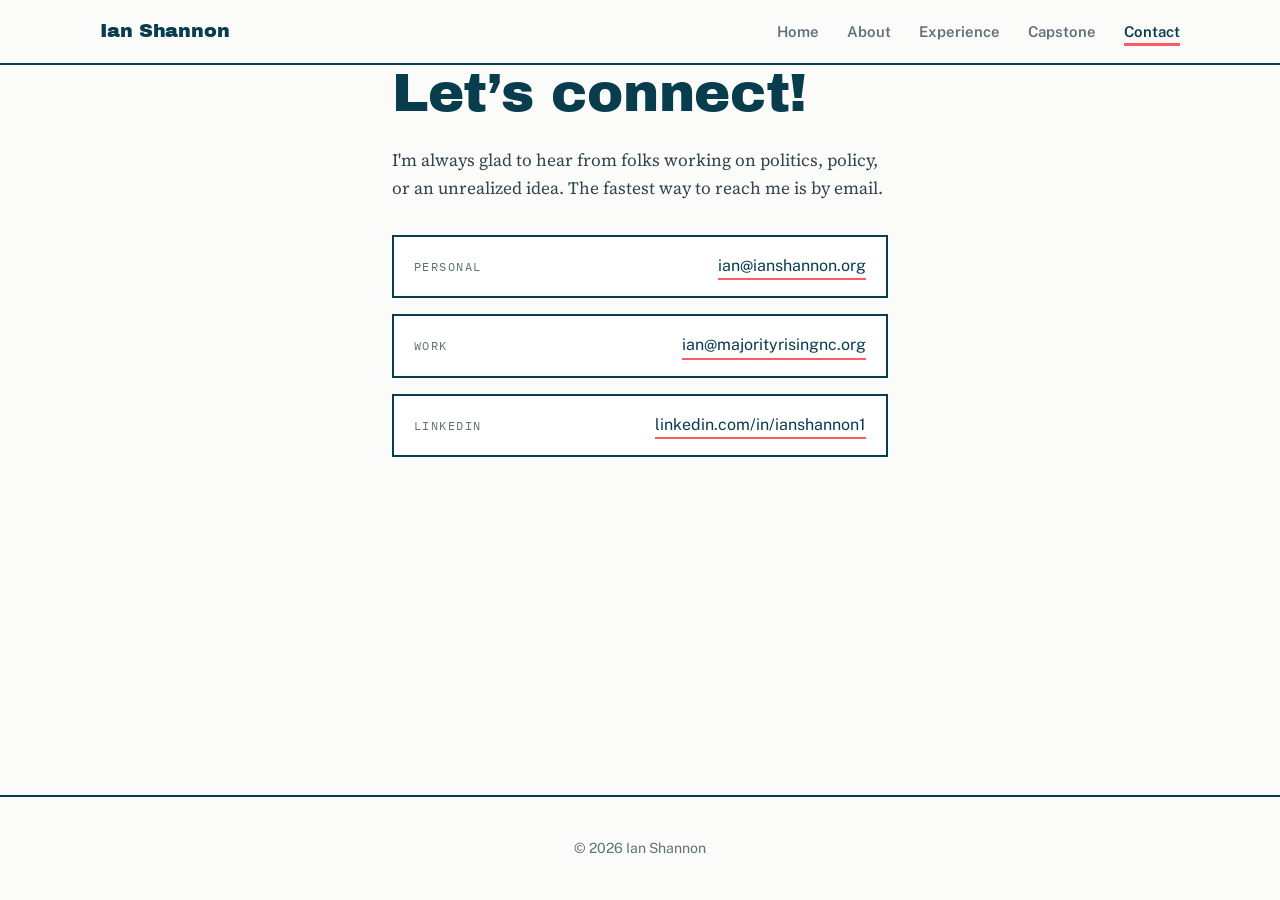
<file: contact.html>
<!DOCTYPE html>
<html lang="en">
<head>
  <meta charset="UTF-8" />
  <meta name="viewport" content="width=device-width, initial-scale=1.0" />
  <title>Contact Ian Shannon</title>
  <meta name="description" content="Get in touch with Ian Shannon, strategist and nonprofit executive based in Cary, North Carolina." />
  <meta name="author" content="Ian Shannon" />
  <link rel="canonical" href="https://ianshannon.org/contact" />
  <link rel="icon" href="/favicon.ico" sizes="48x48" />
  <link rel="icon" href="/icon.svg" type="image/svg+xml" />
  <link rel="apple-touch-icon" href="/apple-touch-icon.png" />
  <meta property="og:type" content="website" />
  <meta property="og:url" content="https://ianshannon.org/contact" />
  <meta property="og:title" content="Contact Ian Shannon" />
  <meta property="og:description" content="Get in touch with Ian Shannon, strategist and nonprofit executive based in Cary, North Carolina." />
  <meta property="og:image" content="https://ianshannon.org/ian-shannon-portrait.jpg" />
  <meta name="twitter:card" content="summary_large_image" />
  <meta name="twitter:title" content="Contact Ian Shannon" />
  <meta name="twitter:description" content="Get in touch with Ian Shannon, strategist and nonprofit executive based in Cary, North Carolina." />
  <meta name="twitter:image" content="https://ianshannon.org/ian-shannon-portrait.jpg" />
  <link rel="preconnect" href="https://fonts.googleapis.com" />
  <link rel="preconnect" href="https://fonts.gstatic.com" crossorigin />
  <link href="https://fonts.googleapis.com/css2?family=Archivo+Black&family=IBM+Plex+Mono:wght@400;500&family=Public+Sans:wght@400..700&family=Source+Serif+4:opsz,wght@8..60,400;8..60,600&display=swap" rel="stylesheet" />
  <link rel="stylesheet" href="styles.css" />
</head>
<body>
  <header class="site-header">
    <div class="container nav">
      <a href="/" class="nav-brand">Ian Shannon</a>
      <button class="nav-toggle" aria-label="Toggle menu" aria-expanded="false">&#9776;</button>
      <ul class="nav-links">
        <li><a href="/">Home</a></li>
        <li><a href="/about">About</a></li>
        <li><a href="/experience">Experience</a></li>
        <li><a href="/capstone">Capstone</a></li>
        <li><a href="/contact" class="active">Contact</a></li>
      </ul>
    </div>
  </header>

  <main class="container">
    <section class="prose">
      <h1>Let&rsquo;s connect!</h1>
      <p>I'm always glad to hear from folks working on politics, policy, or an unrealized idea. The fastest way to reach me is by email.</p>

      <ul class="contact-list">
        <li>
          <span class="label">Personal</span>
          <a href="mailto:ian@ianshannon.org">ian@ianshannon.org</a>
        </li>
        <li>
          <span class="label">Work</span>
          <a href="mailto:ian@majorityrisingnc.org">ian@majorityrisingnc.org</a>
        </li>
        <li>
          <span class="label">LinkedIn</span>
          <a href="https://www.linkedin.com/in/ianshannon1/" target="_blank" rel="noopener">linkedin.com/in/ianshannon1</a>
        </li>
      </ul>
    </section>
  </main>

  <footer class="site-footer">
    <div class="container">&copy; 2026 Ian Shannon</div>
  </footer>

  <script src="nav.js"></script>
</body>
</html>
</file>
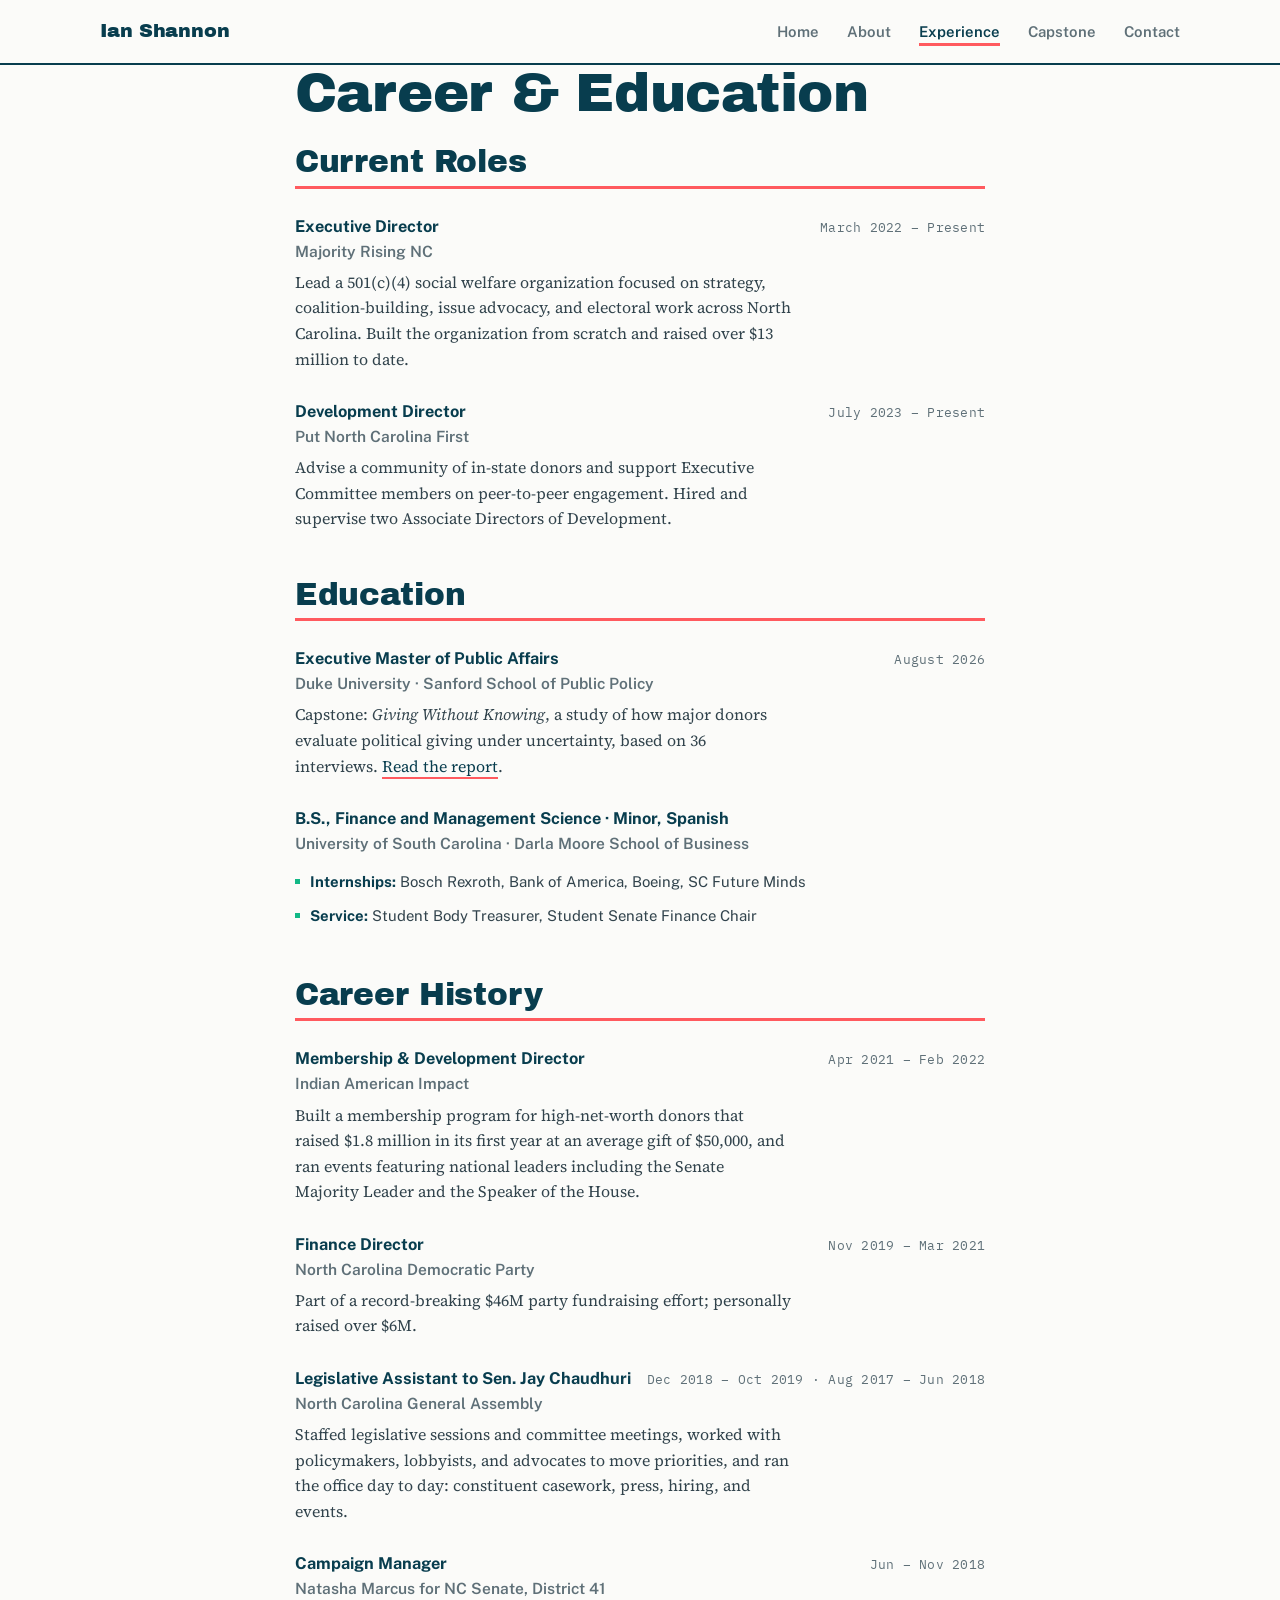
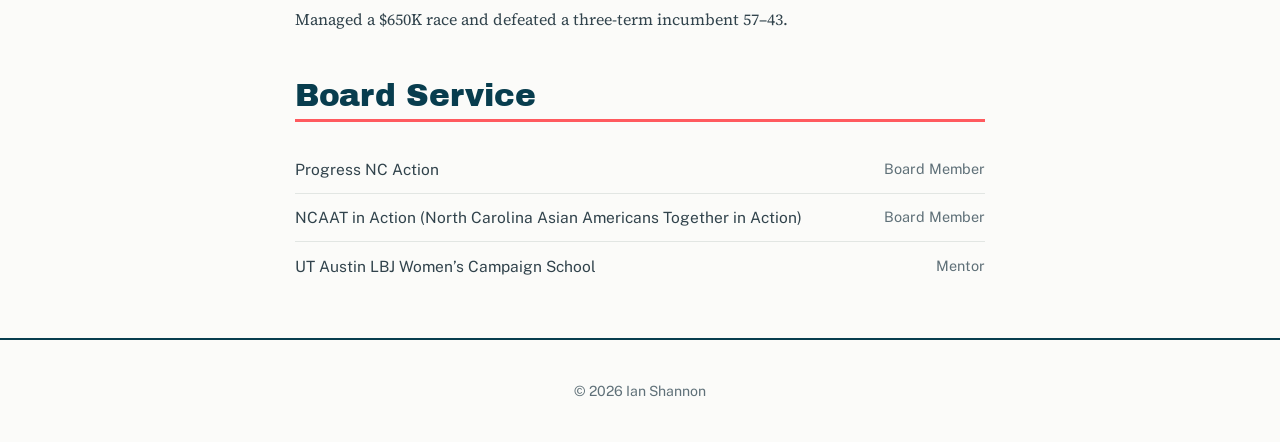
<file: experience.html>
<!DOCTYPE html>
<html lang="en">
<head>
  <meta charset="UTF-8" />
  <meta name="viewport" content="width=device-width, initial-scale=1.0" />
  <title>Experience: Ian Shannon | Nonprofit Leadership, Fundraising &amp; Campaign Strategy</title>
  <meta name="description" content="Ian Shannon's professional experience: Executive Director of Majority Rising NC, campaign manager, legislative staffer, and 2026 Executive MPA graduate of Duke Sanford." />
  <meta name="author" content="Ian Shannon" />
  <link rel="canonical" href="https://ianshannon.org/experience" />
  <link rel="icon" href="/favicon.ico" sizes="48x48" />
  <link rel="icon" href="/icon.svg" type="image/svg+xml" />
  <link rel="apple-touch-icon" href="/apple-touch-icon.png" />
  <meta property="og:type" content="website" />
  <meta property="og:url" content="https://ianshannon.org/experience" />
  <meta property="og:title" content="Experience: Ian Shannon | Nonprofit Leadership, Fundraising &amp; Campaign Strategy" />
  <meta property="og:description" content="Ian Shannon's professional experience: Executive Director of Majority Rising NC, campaign manager, legislative staffer, and 2026 Executive MPA graduate of Duke Sanford." />
  <meta property="og:image" content="https://ianshannon.org/ian-shannon-portrait.jpg" />
  <meta name="twitter:card" content="summary_large_image" />
  <meta name="twitter:title" content="Experience: Ian Shannon | Nonprofit Leadership, Fundraising &amp; Campaign Strategy" />
  <meta name="twitter:description" content="Ian Shannon's professional experience: Executive Director of Majority Rising NC, campaign manager, legislative staffer, and 2026 Executive MPA graduate of Duke Sanford." />
  <meta name="twitter:image" content="https://ianshannon.org/ian-shannon-portrait.jpg" />
  <link rel="preconnect" href="https://fonts.googleapis.com" />
  <link rel="preconnect" href="https://fonts.gstatic.com" crossorigin />
  <link href="https://fonts.googleapis.com/css2?family=Archivo+Black&family=IBM+Plex+Mono:wght@400;500&family=Public+Sans:wght@400..700&family=Source+Serif+4:opsz,wght@8..60,400;8..60,600&display=swap" rel="stylesheet" />
  <link rel="stylesheet" href="styles.css" />
</head>
<body>
  <header class="site-header">
    <div class="container nav">
      <a href="/" class="nav-brand">Ian Shannon</a>
      <button class="nav-toggle" aria-label="Toggle menu" aria-expanded="false">&#9776;</button>
      <ul class="nav-links">
        <li><a href="/">Home</a></li>
        <li><a href="/about">About</a></li>
        <li><a href="/experience" class="active">Experience</a></li>
        <li><a href="/capstone">Capstone</a></li>
        <li><a href="/contact">Contact</a></li>
      </ul>
    </div>
  </header>

  <main class="container">
    <h1>Career &amp; Education</h1>

    <section class="resume-section">
      <h2>Current Roles</h2>
      <div class="entry">
        <div class="entry-header">
          <div>
            <div class="entry-title">Executive Director</div>
            <div class="entry-org">Majority Rising NC</div>
          </div>
          <div class="entry-date">March 2022 &ndash; Present</div>
        </div>
        <p class="entry-desc">Lead a 501(c)(4) social welfare organization focused on strategy, coalition-building, issue advocacy, and electoral work across North Carolina. Built the organization from scratch and raised over $13 million to date.</p>
      </div>
      <div class="entry">
        <div class="entry-header">
          <div>
            <div class="entry-title">Development Director</div>
            <div class="entry-org">Put North Carolina First</div>
          </div>
          <div class="entry-date">July 2023 &ndash; Present</div>
        </div>
        <p class="entry-desc">Advise a community of in-state donors and support Executive Committee members on peer-to-peer engagement. Hired and supervise two Associate Directors of Development.</p>
      </div>
    </section>

    <section class="resume-section">
      <h2>Education</h2>
      <div class="entry">
        <div class="entry-header">
          <div>
            <div class="entry-title">Executive Master of Public Affairs</div>
            <div class="entry-org">Duke University &middot; Sanford School of Public Policy</div>
          </div>
          <div class="entry-date">August 2026</div>
        </div>
        <p class="entry-desc">Capstone: <em>Giving Without Knowing</em>, a study of how major donors evaluate political giving under uncertainty, based on 36 interviews. <a href="/capstone">Read the report</a>.</p>
      </div>
      <div class="entry">
        <div class="entry-header">
          <div>
            <div class="entry-title">B.S., Finance and Management Science &middot; Minor, Spanish</div>
            <div class="entry-org">University of South Carolina &middot; Darla Moore School of Business</div>
          </div>
        </div>
        <ul class="sub-list">
          <li><b>Internships:</b> Bosch Rexroth, Bank of America, Boeing, SC Future Minds</li>
          <li><b>Service:</b> Student Body Treasurer, Student Senate Finance Chair</li>
        </ul>
      </div>
    </section>

    <section class="resume-section">
      <h2>Career History</h2>

      <div class="entry">
        <div class="entry-header">
          <div>
            <div class="entry-title">Membership &amp; Development Director</div>
            <div class="entry-org">Indian American Impact</div>
          </div>
          <div class="entry-date">Apr 2021 &ndash; Feb 2022</div>
        </div>
        <p class="entry-desc">Built a membership program for high-net-worth donors that raised $1.8 million in its first year at an average gift of $50,000, and ran events featuring national leaders including the Senate Majority Leader and the Speaker of the House.</p>
      </div>

      <div class="entry">
        <div class="entry-header">
          <div>
            <div class="entry-title">Finance Director</div>
            <div class="entry-org">North Carolina Democratic Party</div>
          </div>
          <div class="entry-date">Nov 2019 &ndash; Mar 2021</div>
        </div>
        <p class="entry-desc">Part of a record-breaking $46M party fundraising effort; personally raised over $6M.</p>
      </div>

      <div class="entry">
        <div class="entry-header">
          <div>
            <div class="entry-title">Legislative Assistant to Sen. Jay Chaudhuri</div>
            <div class="entry-org">North Carolina General Assembly</div>
          </div>
          <div class="entry-date">Dec 2018 &ndash; Oct 2019 &middot; Aug 2017 &ndash; Jun 2018</div>
        </div>
        <p class="entry-desc">Staffed legislative sessions and committee meetings, worked with policymakers, lobbyists, and advocates to move priorities, and ran the office day to day: constituent casework, press, hiring, and events.</p>
      </div>

      <div class="entry">
        <div class="entry-header">
          <div>
            <div class="entry-title">Campaign Manager</div>
            <div class="entry-org">Natasha Marcus for NC Senate, District 41</div>
          </div>
          <div class="entry-date">Jun &ndash; Nov 2018</div>
        </div>
        <p class="entry-desc">Managed a $650K race and defeated a three-term incumbent 57&ndash;43.</p>
      </div>

    </section>

    <section class="resume-section">
      <h2>Board Service</h2>
      <ul class="entry-list">
        <li><span>Progress NC Action</span><span class="entry-role">Board Member</span></li>
        <li><span>NCAAT in Action (North Carolina Asian Americans Together in Action)</span><span class="entry-role">Board Member</span></li>
        <li><span>UT Austin LBJ Women&rsquo;s Campaign School</span><span class="entry-role">Mentor</span></li>
      </ul>
    </section>
  </main>

  <footer class="site-footer">
    <div class="container">&copy; 2026 Ian Shannon</div>
  </footer>

  <script src="nav.js"></script>
</body>
</html>
</file>
<file: styles.css>
/* ianshannon.org — "Coral Signal"
   The same brand as the capstone report, the giving quiz and the printed promo
   one-pager. Petrol structure, coral accent, verdant and sky in support.
   Archivo Black over Source Serif 4, with Public Sans doing interface work.

   Archivo Black has a single weight and no variable axes, so headings never ask
   for 700 — that would only trigger a synthetic bold. Anything small or dense
   (job titles, nav, labels) stays on Public Sans; a poster face at 1rem, fifteen
   entries deep, is a shout. */

:root {
  --petrol:  #083d4e;
  --coral:   #ff5a5f;
  --sky:     #9bd6ea;
  --verdant: #12b886;
  --flare:   #ffd02f;

  --ground: #fbfbf9;
  --panel:  #ffffff;
  --ink:    #31434c;
  --dim:    #5f7078;
  --rule:   #e2e6e3;

  --link:   #083d4e;
  --accent: #ff5a5f;

  --max-width: 1080px;
  --measure: 62ch;

  --f-display: 'Archivo Black', 'Arial Black', sans-serif;
  --f-body: 'Source Serif 4', Georgia, Cambria, 'Times New Roman', serif;
  --f-ui: 'Public Sans', system-ui, -apple-system, 'Segoe UI', sans-serif;
  --f-mono: 'IBM Plex Mono', Consolas, monospace;
}

/* Mirrors the quiz's dark values so the two never drift apart. */
@media (prefers-color-scheme: dark) {
  :root {
    --ground: #071d26;
    --panel:  #0d2b37;
    --ink:    #deeaef;
    --dim:    #9db4bd;
    --rule:   #1e4354;

    --petrol: #0c3140;
    --link:   #9bd6ea;
    --accent: #ff6b70;
    --verdant:#2fd3a5;
  }
}

* { box-sizing: border-box; }

html, body { margin: 0; padding: 0; }

body {
  font-family: var(--f-body);
  background: var(--ground);
  color: var(--ink);
  line-height: 1.6;
  -webkit-font-smoothing: antialiased;
  /* Short pages (the homepage is a single hero) were letting the footer ride
     up under the content. The column fills the viewport and main takes the
     slack, so the footer sits at the bottom and the page keeps its air. */
  min-height: 100vh;
  display: flex;
  flex-direction: column;
}
main { flex: 1 0 auto; }

h1, h2 {
  font-family: var(--f-display);
  font-weight: 400;
  color: var(--petrol);
  line-height: 1.02;
  letter-spacing: -0.005em;
  text-wrap: balance;
  margin: 0 0 0.5em;
}
h3, h4 {
  font-family: var(--f-ui);
  font-weight: 700;
  color: var(--petrol);
  line-height: 1.25;
  text-wrap: balance;
  margin: 0 0 0.5em;
}

h1 { font-size: clamp(2.3rem, 1.5rem + 3vw, 3.4rem); }
h2 { font-size: clamp(1.5rem, 1.25rem + 1.1vw, 1.95rem); }
h3 { font-size: 1.2rem; }

@media (prefers-color-scheme: dark) {
  h1, h2, h3, h4 { color: #f2f7f9; }
}

p { margin: 0 0 1em; }

a {
  color: var(--link);
  text-decoration: none;
  border-bottom: 2px solid var(--accent);
  transition: color 0.15s, border-color 0.15s;
}
a:hover { color: var(--accent); }
a:focus-visible {
  outline: 3px solid var(--accent);
  outline-offset: 3px;
  border-radius: 1px;
}

.container {
  max-width: var(--max-width);
  margin: 0 auto;
  padding: 0 2rem;
}

/* ---------- Nav ---------- */
.site-header {
  background: var(--ground);
  border-bottom: 2px solid var(--petrol);
  position: sticky;
  top: 0;
  z-index: 10;
}
.nav {
  display: flex;
  justify-content: space-between;
  align-items: center;
  padding: 1rem 0;
}
.nav-brand {
  font-family: var(--f-display);
  font-weight: 400;
  font-size: 1.2rem;
  color: var(--petrol);
  border: none;
  letter-spacing: -0.005em;
}
.nav-brand:hover { color: var(--accent); }
.nav-links {
  display: flex;
  gap: 1.75rem;
  list-style: none;
  margin: 0;
  padding: 0;
}
.nav-links a {
  font-family: var(--f-ui);
  border: none;
  font-size: 0.93rem;
  font-weight: 600;
  color: var(--dim);
  position: relative;
  padding-bottom: 3px;
}
.nav-links a:hover,
.nav-links a.active { color: var(--petrol); }
.nav-links a.active::after {
  content: '';
  position: absolute;
  left: 0; right: 0; bottom: -3px;
  height: 3px;
  background: var(--accent);
}

.nav-toggle {
  display: none;
  background: none;
  border: none;
  cursor: pointer;
  padding: 0.25rem 0.5rem;
  font-size: 1.5rem;
  color: var(--petrol);
}
.nav-toggle:focus-visible { outline: 3px solid var(--accent); outline-offset: 2px; }

/* ---------- Main ---------- */
main { padding: 4.5rem 0 4rem; }
section { margin-bottom: 3.5rem; }

/* The homepage is one hero and nothing else. Left to normal flow it parks in
   the top-left and looks like it's floating; centring it in the leftover
   viewport height puts it midway down the screen. */
.home-main {
  display: flex;
  flex-direction: column;
  justify-content: center;
}

.eyebrow {
  font-family: var(--f-ui);
  font-size: 0.78rem;
  font-weight: 700;
  text-transform: uppercase;
  letter-spacing: 0.16em;
  color: var(--verdant);
  margin-bottom: 0.75rem;
}

/* ---------- Hero ----------
   A hard square with a solid petrol rectangle offset behind it. The block is
   the whole structure here: nothing else sits on the homepage, so the photo
   needs something to be anchored against. */
.hero {
  display: grid;
  grid-template-columns: 300px 1fr;
  gap: 3.5rem;
  align-items: center;
  margin-bottom: 0;
}
.hero-figure {
  position: relative;
  width: 260px;
  height: 260px;
}
.hero-figure::before {
  content: '';
  position: absolute;
  z-index: 0;
  left: 20px;
  top: 20px;
  right: -20px;
  bottom: -20px;
  background: var(--petrol);
}
.hero-image {
  position: relative;
  z-index: 1;
  width: 260px;
  height: 260px;
  object-fit: cover;
  display: block;
  background: var(--rule);
}

.hero-text h1 { margin-bottom: 0.5rem; }
.hero-text .lede {
  font-size: 1.12rem;
  line-height: 1.55;
  color: var(--ink);
  max-width: 42ch;
}

/* The homepage's only route to the capstone. Deliberately a line of text
   rather than a card — the page is meant to stay spare. */
.hero-note {
  font-family: var(--f-ui);
  margin: 1.35rem 0 0;
  font-size: 0.95rem;
  color: var(--dim);
  max-width: 42ch;
}
.hero-note::before {
  content: '\2192';
  color: var(--accent);
  font-weight: 700;
  margin-right: 0.5rem;
}
.hero-note a { color: var(--petrol); font-weight: 700; }

@media (prefers-color-scheme: dark) {
  .hero-figure::before { background: #12455a; }
  .hero-note a { color: var(--sky); }
}

/* ---------- Resume ---------- */
.resume-section { margin-bottom: 3rem; }
.resume-section h2 {
  border-bottom: 3px solid var(--accent);
  padding-bottom: 0.4rem;
  margin-bottom: 1.5rem;
}
.entry { margin-bottom: 1.6rem; }
.entry-header {
  display: flex;
  justify-content: space-between;
  align-items: baseline;
  gap: 1rem;
  flex-wrap: wrap;
  margin-bottom: 0.2rem;
}
.entry-title {
  font-family: var(--f-ui);
  font-weight: 700;
  font-size: 1.02rem;
  color: var(--petrol);
}
.entry-org {
  font-family: var(--f-ui);
  font-size: 0.97rem;
  color: var(--dim);
  font-weight: 600;
}
.entry-date {
  font-family: var(--f-mono);
  font-size: 0.8rem;
  letter-spacing: 0.02em;
  color: var(--dim);
  white-space: nowrap;
  font-variant-numeric: tabular-nums;
}
.entry-desc {
  color: var(--ink);
  font-size: 1rem;
  margin-top: 0.4rem;
  max-width: var(--measure);
}

@media (prefers-color-scheme: dark) {
  .entry-title { color: #f2f7f9; }
}

/* Early roles nested under the undergraduate degree. */
.sub-list {
  list-style: none;
  padding: 0;
  margin: 0.6rem 0 0;
  font-family: var(--f-ui);
}
.sub-list li {
  position: relative;
  padding: 0.3rem 0 0.3rem 0.95rem;
  font-size: 0.93rem;
  max-width: var(--measure);
}
.sub-list li::before {
  content: '';
  position: absolute;
  left: 0;
  top: 0.95em;
  width: 5px;
  height: 5px;
  background: var(--verdant);
}
.sub-list b { font-weight: 700; color: var(--petrol); }

.entry-list {
  list-style: none;
  padding: 0;
  margin: 0;
  font-family: var(--f-ui);
}
.entry-list li {
  padding: 0.7rem 0;
  border-bottom: 1px solid var(--rule);
  display: flex;
  justify-content: space-between;
  gap: 1rem;
  flex-wrap: wrap;
  font-size: 0.97rem;
}
.entry-list li:last-child { border-bottom: none; }
.entry-list .entry-role {
  color: var(--dim);
  font-size: 0.9rem;
}

@media (prefers-color-scheme: dark) {
  .sub-list b { color: #f2f7f9; }
}

/* ---------- Prose ----------
   No drop cap. It fought the apostrophe in "I'm" and read as decoration
   rather than structure. */
.prose { max-width: var(--measure); }
.prose p { font-size: 1.08rem; }

/* ---------- About ----------
   Copy leads, photo alongside it. Same hard-edged treatment as the homepage
   hero, mirrored: a square-cornered image with a solid petrol block offset
   behind it, pushed down-left instead of down-right so the block points back
   into the page rather than off the right edge. */
.about-layout {
  display: grid;
  grid-template-columns: minmax(0, 1fr) 320px;
  gap: 3.5rem;
  align-items: start;
}
/* section's default 3.5rem gets in the way once the prose is a grid cell. */
.about-layout .prose { margin-bottom: 0; }

.about-figure {
  position: relative;
  width: 320px;
  /* Archivo Black sits low in its line box; this drops the frame far enough
     to line its top edge up with the cap of "Hello!" rather than the box. */
  margin: 0.5rem 0 0;
}
.about-figure::before {
  content: '';
  position: absolute;
  z-index: 0;
  left: -22px;
  top: 22px;
  right: 22px;
  bottom: -22px;
  background: var(--petrol);
}
.about-image {
  position: relative;
  z-index: 1;
  display: block;
  width: 100%;
  height: auto;
  aspect-ratio: 4 / 5;
  object-fit: cover;
  background: var(--rule);
}

@media (prefers-color-scheme: dark) {
  .about-figure::before { background: #12455a; }
}

/* Two columns need roughly 45ch of measure left for the text. Below that the
   photo moves to the foot of the page, where it reads as a sign-off. Note the
   breakpoint is above the site's 720px one: the layout runs out of room for
   the sidebar well before the nav does. */
@media (max-width: 880px) {
  .about-layout { grid-template-columns: 1fr; }
  .about-figure {
    width: 100%;
    max-width: 360px;
    margin: 0 auto;
  }
  .about-figure::before { left: -16px; top: 16px; right: 16px; bottom: -16px; }
}

/* ---------- Contact ---------- */
.contact-list {
  list-style: none;
  padding: 0;
  margin: 2rem 0;
  display: grid;
  gap: 1rem;
  max-width: 520px;
  font-family: var(--f-ui);
}
.contact-list li {
  display: flex;
  justify-content: space-between;
  align-items: baseline;
  gap: 1rem;
  padding: 1rem 1.25rem;
  background: var(--panel);
  border: 2px solid var(--petrol);
}
.contact-list .label {
  font-family: var(--f-mono);
  color: var(--dim);
  font-size: 0.76rem;
  text-transform: uppercase;
  letter-spacing: 0.12em;
}

@media (prefers-color-scheme: dark) {
  .contact-list li { border-color: var(--rule); }
}

/* ---------- Footer ---------- */
.site-footer {
  border-top: 2px solid var(--petrol);
  padding: 2.5rem 0;
  color: var(--dim);
  font-family: var(--f-ui);
  font-size: 0.88rem;
  text-align: center;
  background: var(--ground);
}

@media (prefers-color-scheme: dark) {
  .site-header, .site-footer { border-color: var(--rule); }
}

/* ---------- Responsive ---------- */
@media (max-width: 720px) {
  main { padding: 3.5rem 0 3rem; }
  .container { padding: 0 1.5rem; }

  .nav-toggle { display: block; }
  .nav-links {
    display: none;
    position: absolute;
    top: 100%;
    left: 0; right: 0;
    background: var(--ground);
    flex-direction: column;
    gap: 0;
    padding: 0.5rem 1.5rem 1rem;
    border-bottom: 2px solid var(--petrol);
  }
  .nav-links.open { display: flex; }
  .nav-links a {
    padding: 0.75rem 0;
    border-bottom: 1px solid var(--rule);
  }
  .nav-links li:last-child a { border-bottom: none; }
  /* The desktop active state is an absolutely positioned coral bar under the
     link. In the stacked dropdown that bar lands on top of the next row's
     divider and reads as a broken strike-through, so the active page is
     marked by colour instead. */
  .nav-links a.active::after { content: none; }
  .nav-links a.active { color: var(--accent); }

  .hero {
    grid-template-columns: 1fr;
    gap: 2.5rem;
    text-align: center;
  }
  /* The offset block would push past the viewport edge at full size. */
  .hero-figure { margin: 0 auto; width: 210px; height: 210px; }
  .hero-figure::before { left: 14px; top: 14px; right: -14px; bottom: -14px; }
  .hero-image { width: 210px; height: 210px; }
  .hero-text .lede, .hero-note { margin-left: auto; margin-right: auto; }

  .entry-header { flex-direction: column; gap: 0.15rem; }
  .entry-date { white-space: normal; }
}

@media (prefers-reduced-motion: reduce) {
  *, *::before, *::after {
    animation-duration: 0.01ms !important;
    transition-duration: 0.01ms !important;
  }
}
</file>
<file: capstone.css>
/* capstone.css — "Coral Signal"
   The project brand, shared with the promo one-pager and /giving-quiz.
   Loaded AFTER styles.css so it overrides the site's Editorial Bloom ground
   inside .project. The site header and footer keep Editorial Bloom on purpose:
   the reader should feel a threshold when they enter the project, not think
   they've landed on a different website.

   Tokens mirror giving-quiz/index.html. Deliberate divergence: the quiz uses
   Inter for UI type; here that role goes to Public Sans, the site's body face,
   so the two brands share one thread. */

.project {
  --petrol:  #083d4e;
  --coral:   #ff5a5f;
  --sky:     #9bd6ea;
  --verdant: #12b886;
  --flare:   #ffd02f;

  --p-bg:    #fbfbf9;
  --p-card:  #ffffff;
  --p-ink:   #31434c;
  --p-head:  #083d4e;
  --p-sub:   #5f7078;
  --p-line:  #e2e6e3;
  --p-accent:#ff5a5f;
  --p-kicker:#ff5a5f;
  --p-mast:  #083d4e;
  --p-mast-ink: #ffffff;
  --p-mast-sub: #bcd8e2;

  --f-arch:  'Archivo Black', 'Arial Black', sans-serif;
  --f-serif: 'Source Serif 4', Georgia, Cambria, 'Times New Roman', serif;
  --f-ui:    'Public Sans', system-ui, sans-serif;
  --f-code:  'IBM Plex Mono', Consolas, monospace;

  background: var(--p-bg);
  color: var(--p-ink);
  font-family: var(--f-serif);
  padding: 0 0 3rem;
  display: block;
}

@media (prefers-color-scheme: dark) {
  .project {
    --p-bg:    #071d26;
    --p-card:  #0d2b37;
    --p-ink:   #deeaef;
    --p-head:  #f2f7f9;
    --p-sub:   #9db4bd;
    --p-line:  #1e4354;
    --p-accent:#ff6b70;
    --p-kicker:#9bd6ea;
    --p-mast:  #0c3140;
  }
}

.project h1, .project h2, .project h3 {
  font-family: var(--f-arch);
  font-weight: 400;
  color: var(--p-head);
  letter-spacing: 0;
  text-wrap: balance;
}
.project p { margin: 0 0 1em; }
.project a { color: var(--p-accent); border-bottom-color: var(--p-accent); }
.project a:hover { color: var(--p-head); border-bottom-color: var(--p-head); }
.project a:focus-visible { outline: 3px solid var(--p-accent); outline-offset: 3px; }

.project .kicker {
  font-family: var(--f-code);
  font-size: 0.72rem;
  letter-spacing: 0.24em;
  text-transform: uppercase;
  color: var(--p-kicker);
  margin: 0 0 0.85rem;
}

/* ---------- masthead ---------- */
.mast {
  background: var(--p-mast);
  color: var(--p-mast-ink);
  padding: 3rem 0 2.5rem;
  margin-bottom: 0;
}
.mast .kicker { color: var(--sky); }
.mast h1 {
  color: var(--p-mast-ink);
  font-size: clamp(2.4rem, 1.3rem + 4vw, 4rem);
  line-height: 0.95;
  margin: 0;
}
.mast h1 .accent { color: var(--coral); }
.mast .standfirst {
  font-size: clamp(1.05rem, 0.95rem + 0.5vw, 1.3rem);
  color: var(--p-mast-sub);
  max-width: 46ch;
  margin: 1.1rem 0 0;
}
.mast .dotrow { display: flex; gap: 8px; margin-top: 1.6rem; }
.mast .dotrow i { width: 12px; height: 12px; border-radius: 50%; }

/* ---------- distribution notice ---------- */
.notice {
  border-top: 1px solid var(--p-line);
  border-bottom: 1px solid var(--p-line);
  padding: 0.9rem 0;
  margin: 0 0 1.75rem;
  font-family: var(--f-ui);
  font-size: 0.82rem;
  line-height: 1.5;
  color: var(--p-sub);
  max-width: 70ch;
}

/* ---------- body rhythm ---------- */
.project-body { padding-top: 1.75rem; }
.project section { margin-bottom: 2.25rem; }

.opener {
  font-size: clamp(1.15rem, 1rem + 0.9vw, 1.5rem);
  line-height: 1.5;
  max-width: 34em;
  color: var(--p-head);
}
.section-rule {
  display: flex;
  align-items: center;
  gap: 1rem;
  margin-bottom: 1.1rem;
}
.section-rule .kicker { margin: 0; white-space: nowrap; }
.section-rule::after {
  content: '';
  flex: 1;
  height: 1px;
  background: var(--p-line);
}

.finding {
  font-family: var(--f-arch);
  font-weight: 400;
  font-size: clamp(1.5rem, 1.1rem + 1.8vw, 2.3rem);
  line-height: 1.12;
  color: var(--p-head);
  max-width: 22ch;
  margin: 0 0 1rem;
}
.finding .accent { color: var(--p-accent); }
.finding-note { max-width: 62ch; color: var(--p-ink); }

/* ---------- stats ---------- */
.stats {
  display: grid;
  grid-template-columns: repeat(3, 1fr);
  gap: 1.1rem;
  margin-top: 1.8rem;
}
.stat { padding: 1.35rem 1.25rem; border-radius: 14px; }
.stat b {
  display: block;
  font-family: var(--f-arch);
  font-weight: 400;
  font-size: 2.5rem;
  line-height: 1;
  font-variant-numeric: tabular-nums;
  margin-bottom: 0.5rem;
}
.stat span { font-family: var(--f-ui); font-size: 0.9rem; line-height: 1.4; display: block; }
.stat--petrol { background: var(--petrol); color: #fff; }
.stat--petrol b { color: var(--sky); }
.stat--coral  { background: var(--coral); color: #fff; }
.stat--coral b { color: #fff; }
.stat--open   { background: transparent; border: 1px solid var(--p-line); color: var(--p-ink); }
.stat--open b { color: var(--verdant); }

/* ---------- rules / types ----------
   Each gets its own full-width section. They used to share a two-column
   split; Ian found the side-by-side overwhelming. */
.rules { list-style: none; margin: 0; padding: 0; }
/* Full container width. These ran as a narrow column after the two-column
   split came apart, which left the right half of the page empty. */
.rules li {
  position: relative;
  padding-left: 1.15rem;
  margin-bottom: 0.9rem;
}
.rules li::before {
  content: '';
  position: absolute;
  left: 0;
  top: 0.6em;
  width: 7px;
  height: 7px;
  border-radius: 50%;
  background: var(--p-accent);
}
.rules b { color: var(--p-head); font-weight: 600; }

.types { display: grid; grid-template-columns: 1fr 1fr; gap: 0.7rem; max-width: 36rem; }
.type {
  border-radius: 14px;
  padding: 1rem 1rem 0.9rem;
  font-family: var(--f-ui);
  color: #fff;
}
.type strong { display: block; font-weight: 700; font-size: 0.98rem; }
.type span {
  display: block;
  font-family: var(--f-arch);
  font-weight: 400;
  font-size: 1.5rem;
  line-height: 1.1;
  font-variant-numeric: tabular-nums;
  margin-top: 0.15rem;
}
.type--strat { background: var(--coral); }
.type--plan  { background: var(--petrol); }
.type--loyal { background: var(--verdant); }
.type--resp  { background: var(--sky); color: var(--petrol); }
.types-note {
  font-family: var(--f-ui);
  font-size: 0.86rem;
  color: var(--p-sub);
  margin: 0.85rem 0 0;
}

/* ---------- recommendations ---------- */
.recs {
  display: grid;
  grid-template-columns: repeat(3, 1fr);
  gap: 1.5rem 2rem;
  list-style: none;
  margin: 0;
  padding: 0;
}
.recs li { border-top: 3px solid var(--p-accent); padding-top: 0.75rem; }
.recs .num {
  font-family: var(--f-code);
  font-size: 0.8rem;
  letter-spacing: 0.12em;
  color: var(--p-accent);
  display: block;
  margin-bottom: 0.35rem;
  font-variant-numeric: tabular-nums;
}
.recs b { color: var(--p-head); font-weight: 600; }
.recs p { font-family: var(--f-ui); font-size: 0.93rem; margin: 0; }

/* ---------- calls to action ----------
   Panels stand alone now, one per section, capped at a reading width so a
   full-bleed white box doesn't swallow the page. */
.panel {
  border-radius: 16px;
  padding: 1.9rem 1.75rem;
  max-width: 44rem;
}
.panel--quiz { background: var(--petrol); color: #fff; }
.panel--quiz h2 { color: #fff; font-size: 1.35rem; margin: 0 0 0.5rem; }
.panel--quiz p { color: var(--p-mast-sub); font-family: var(--f-ui); font-size: 0.95rem; }
.panel--report {
  background: var(--p-card);
  border: 1px solid var(--p-line);
}
.panel--report h2 { font-size: 1.35rem; margin: 0 0 0.5rem; }
.panel--report p { font-family: var(--f-ui); font-size: 0.95rem; color: var(--p-sub); }

.pill {
  display: inline-block;
  background: var(--flare);
  color: var(--petrol);
  font-family: var(--f-ui);
  font-weight: 700;
  font-size: 0.98rem;
  padding: 0.7rem 1.4rem;
  border-radius: 999px;
  border: none;
  cursor: pointer;
  text-decoration: none;
}
.pill:hover { background: #ffdd63; color: var(--petrol); border-bottom-color: transparent; }
.pill:focus-visible { outline: 3px solid var(--sky); outline-offset: 3px; }

/* The success-state download link. The flare pill belongs on the petrol quiz
   panel; on the white report panel it was yellow ground, coral text and a
   coral focus ring at once — noisy and barely legible. Solid coral, white
   text, and clear space below so it never sits on the note that follows. */
.panel--report .pill {
  background: var(--p-accent);
  color: #fff;
  margin: 0.2rem 0 0.6rem;
}
.panel--report .pill:hover { background: var(--petrol); color: #fff; }
.panel--report .pill:focus-visible { outline-color: var(--petrol); }

/* form */
.report-form { display: flex; gap: 0.6rem; flex-wrap: wrap; margin-top: 1.1rem; }
.report-form input[type="email"] {
  flex: 1 1 15rem;
  font-family: var(--f-ui);
  font-size: 1rem;
  padding: 0.7rem 0.95rem;
  border: 1px solid var(--p-line);
  border-radius: 999px;
  background: var(--p-bg);
  color: var(--p-ink);
}
.report-form input[type="email"]:focus-visible {
  outline: 3px solid var(--p-accent);
  outline-offset: 2px;
  border-color: var(--p-accent);
}
.report-form button {
  background: var(--p-accent);
  color: #fff;
  font-family: var(--f-ui);
  font-weight: 700;
  font-size: 0.98rem;
  padding: 0.7rem 1.4rem;
  border: none;
  border-radius: 999px;
  cursor: pointer;
}
.report-form button:hover { background: var(--petrol); }
.report-form button:focus-visible { outline: 3px solid var(--petrol); outline-offset: 3px; }
.report-form button[disabled] { opacity: 0.6; cursor: progress; }

/* honeypot: off-screen, never shown, never announced */
.hp {
  position: absolute;
  left: -9999px;
  width: 1px;
  height: 1px;
  overflow: hidden;
}

.form-msg {
  font-family: var(--f-ui);
  font-size: 0.9rem;
  margin: 0.8rem 0 0;
  min-height: 1.3em;
}
.form-msg[data-state="error"] { color: var(--p-accent); }
.form-msg[data-state="ok"] { color: var(--verdant); }
.fine {
  font-family: var(--f-ui);
  font-size: 0.8rem;
  color: var(--p-sub);
  margin: 0.9rem 0 0;
  line-height: 1.5;
}

/* ---------- method ---------- */
.method {
  border-top: 1px solid var(--p-line);
  padding-top: 1.4rem;
  font-family: var(--f-ui);
  font-size: 0.84rem;
  line-height: 1.6;
  color: var(--p-sub);
}
.method h2 {
  font-family: var(--f-code);
  font-size: 0.72rem;
  letter-spacing: 0.24em;
  text-transform: uppercase;
  color: var(--p-sub);
  margin: 0 0 0.5rem;
}

/* ---------- responsive ---------- */
@media (max-width: 860px) {
  .stats { grid-template-columns: 1fr; }
  .recs { grid-template-columns: 1fr 1fr; }
}
@media (max-width: 560px) {
  .mast { padding: 2.5rem 0 2.25rem; }
  .recs { grid-template-columns: 1fr; }
  .types { grid-template-columns: 1fr 1fr; }
}
</file>
